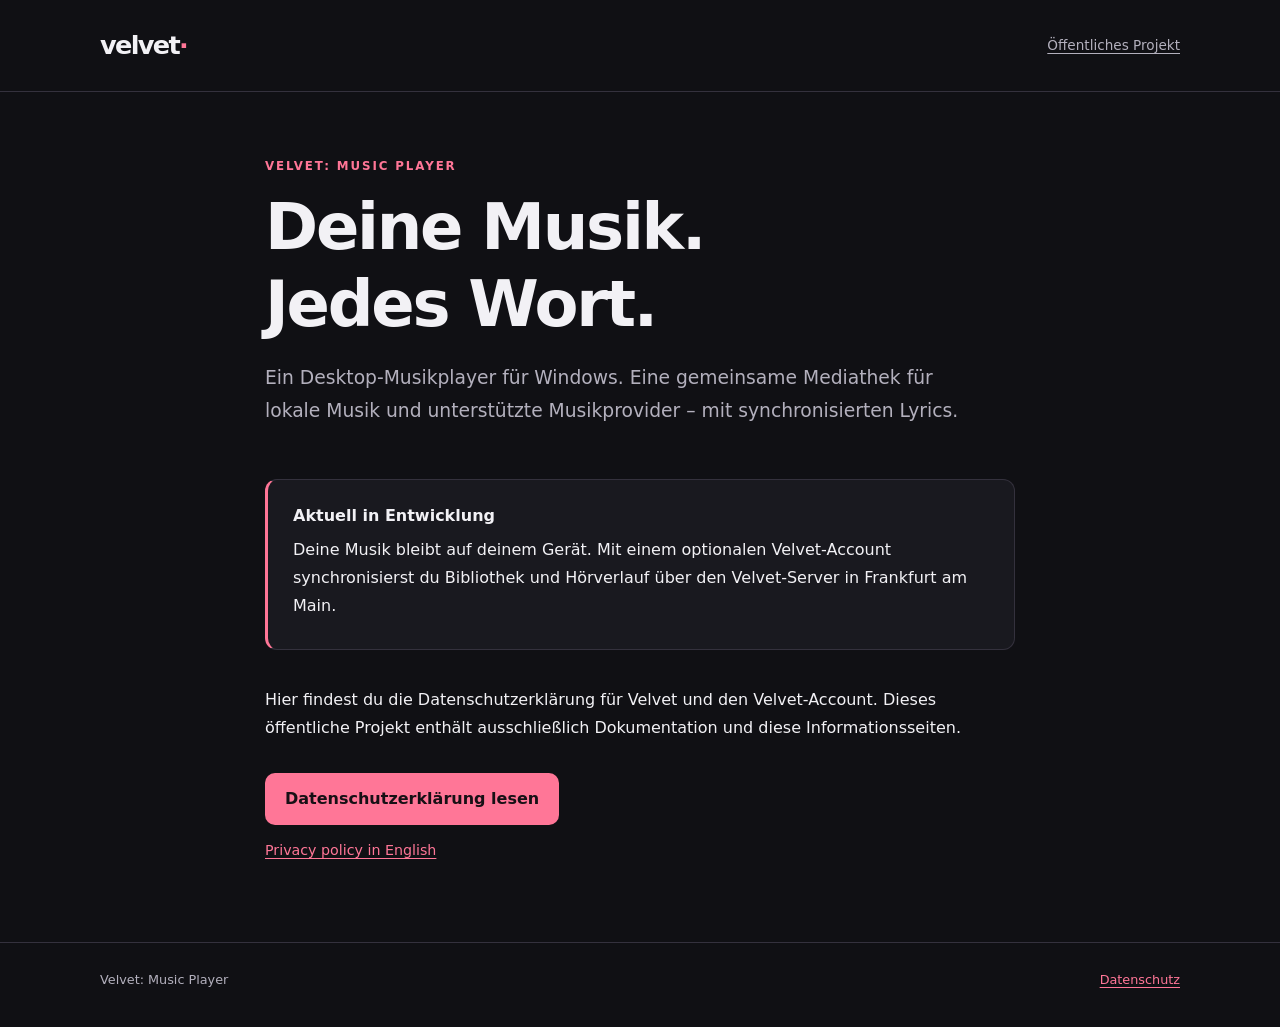
<file: docs/index.html>
<!doctype html>
<html lang="de">
<head>
<meta charset="utf-8">
<meta name="viewport" content="width=device-width, initial-scale=1">
<meta name="description" content="Velvet: Music Player – Desktop-Musikplayer mit gemeinsamer Mediathek und synchronisierten Lyrics. Öffentliche Projektinformationen und Datenschutz.">
<meta name="referrer" content="no-referrer">
<meta http-equiv="Content-Security-Policy" content="default-src 'none'; style-src 'self'; base-uri 'none'; form-action 'none'">
<title>Velvet: Music Player</title>
<link rel="canonical" href="https://mikabrawlstars.github.io/velvet-music-player/">
<link rel="stylesheet" href="assets/site.css">
</head>
<body>
<a class="skip" href="#inhalt">Zum Inhalt</a>
<header class="site-header"><div class="wrap"><a class="brand" href="./" aria-label="Velvet Startseite">velvet<span>·</span></a><a class="header-link" href="https://github.com/mikabrawlstars/velvet-music-player">Öffentliches Projekt</a></div></header>
<main id="inhalt" class="wrap home">
<div class="hero"><div class="eyebrow">Velvet: Music Player</div><h1>Deine Musik.<br>Jedes Wort.</h1><p class="lead">Ein Desktop-Musikplayer für Windows. Eine gemeinsame Mediathek für lokale Musik und unterstützte Musikprovider – mit synchronisierten Lyrics.</p></div>
<div class="notice"><strong>Aktuell in Entwicklung</strong><p>Deine Musik bleibt auf deinem Gerät. Mit einem optionalen Velvet-Account synchronisierst du Bibliothek und Hörverlauf über den Velvet-Server in Frankfurt am Main.</p></div>
<p>Hier findest du die Datenschutzerklärung für Velvet und den Velvet-Account. Dieses öffentliche Projekt enthält ausschließlich Dokumentation und diese Informationsseiten.</p>
<a class="button" href="privacy/">Datenschutzerklärung lesen</a>
<p class="fine"><a href="privacy/en/" hreflang="en" lang="en">Privacy policy in English</a></p>
</main>
<footer class="site-footer"><div class="wrap"><span>Velvet: Music Player</span><a href="privacy/">Datenschutz</a></div></footer>
</body>
</html>
</file>
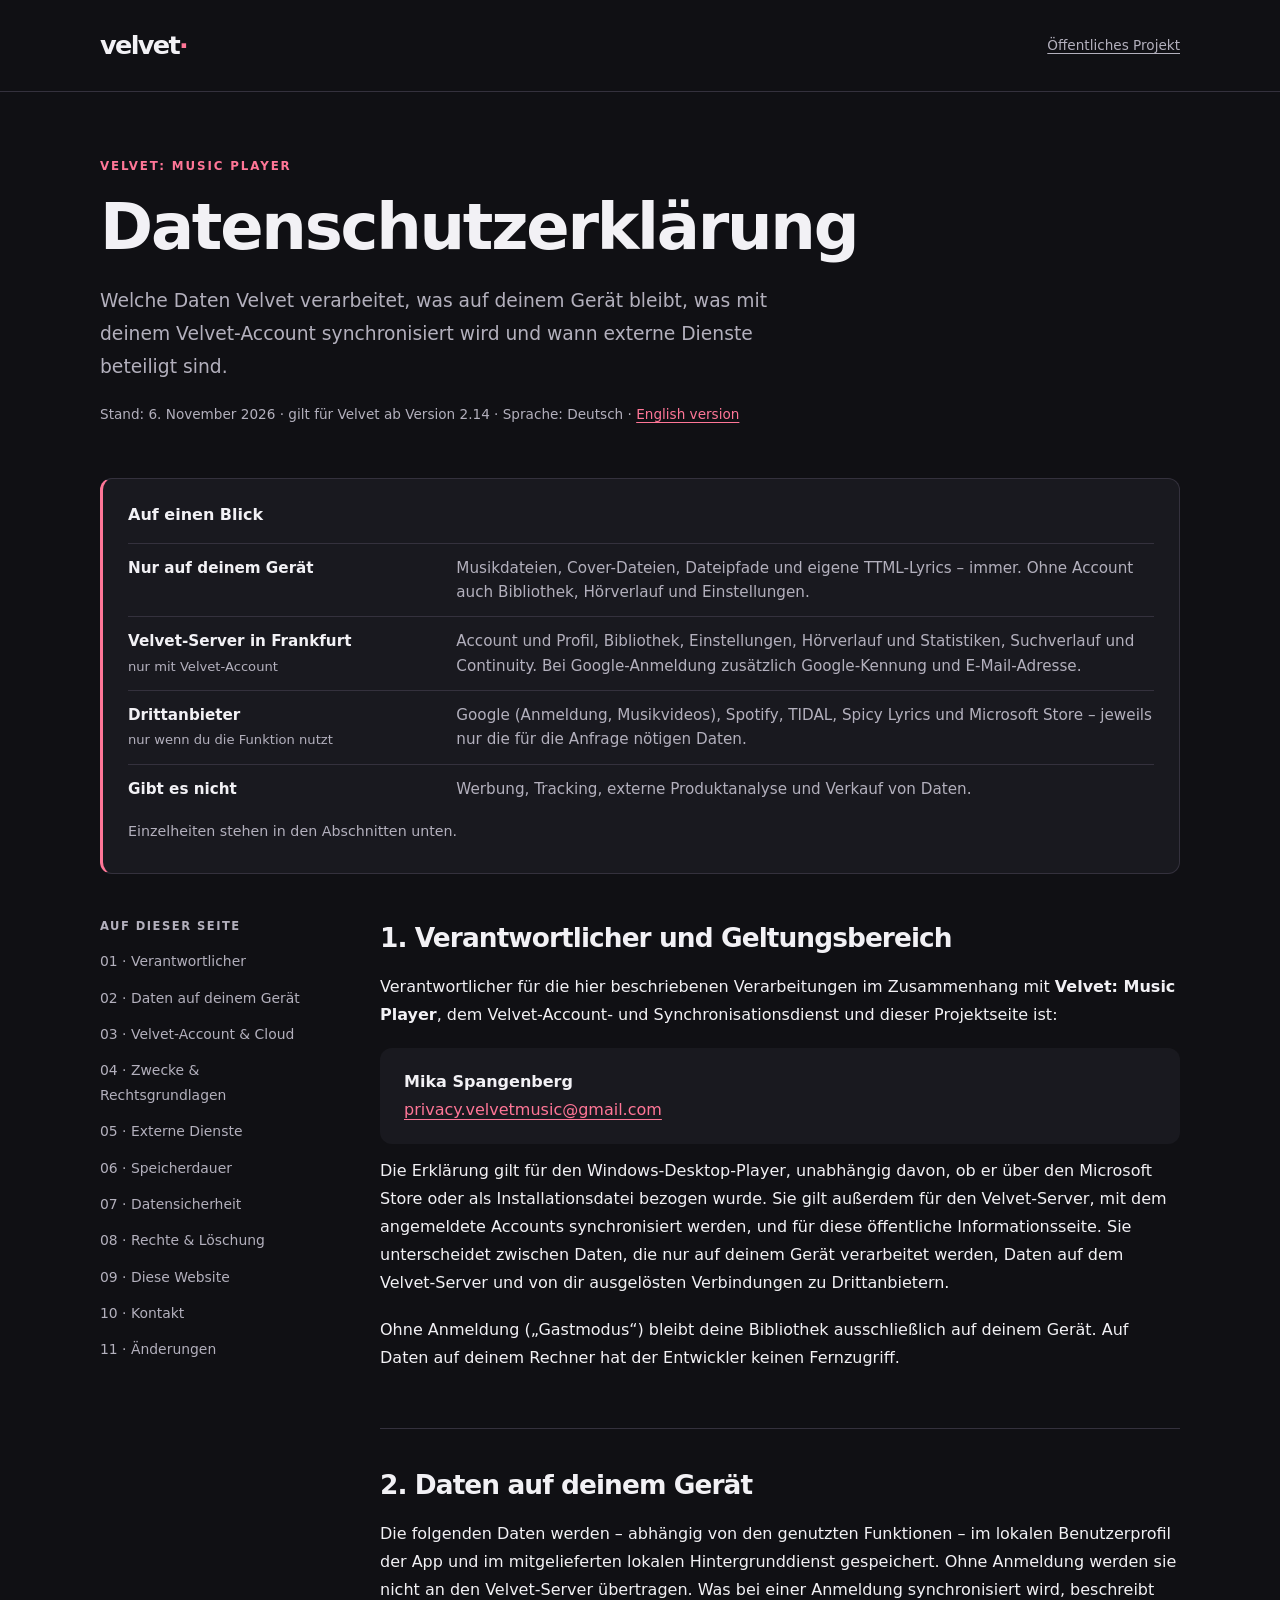
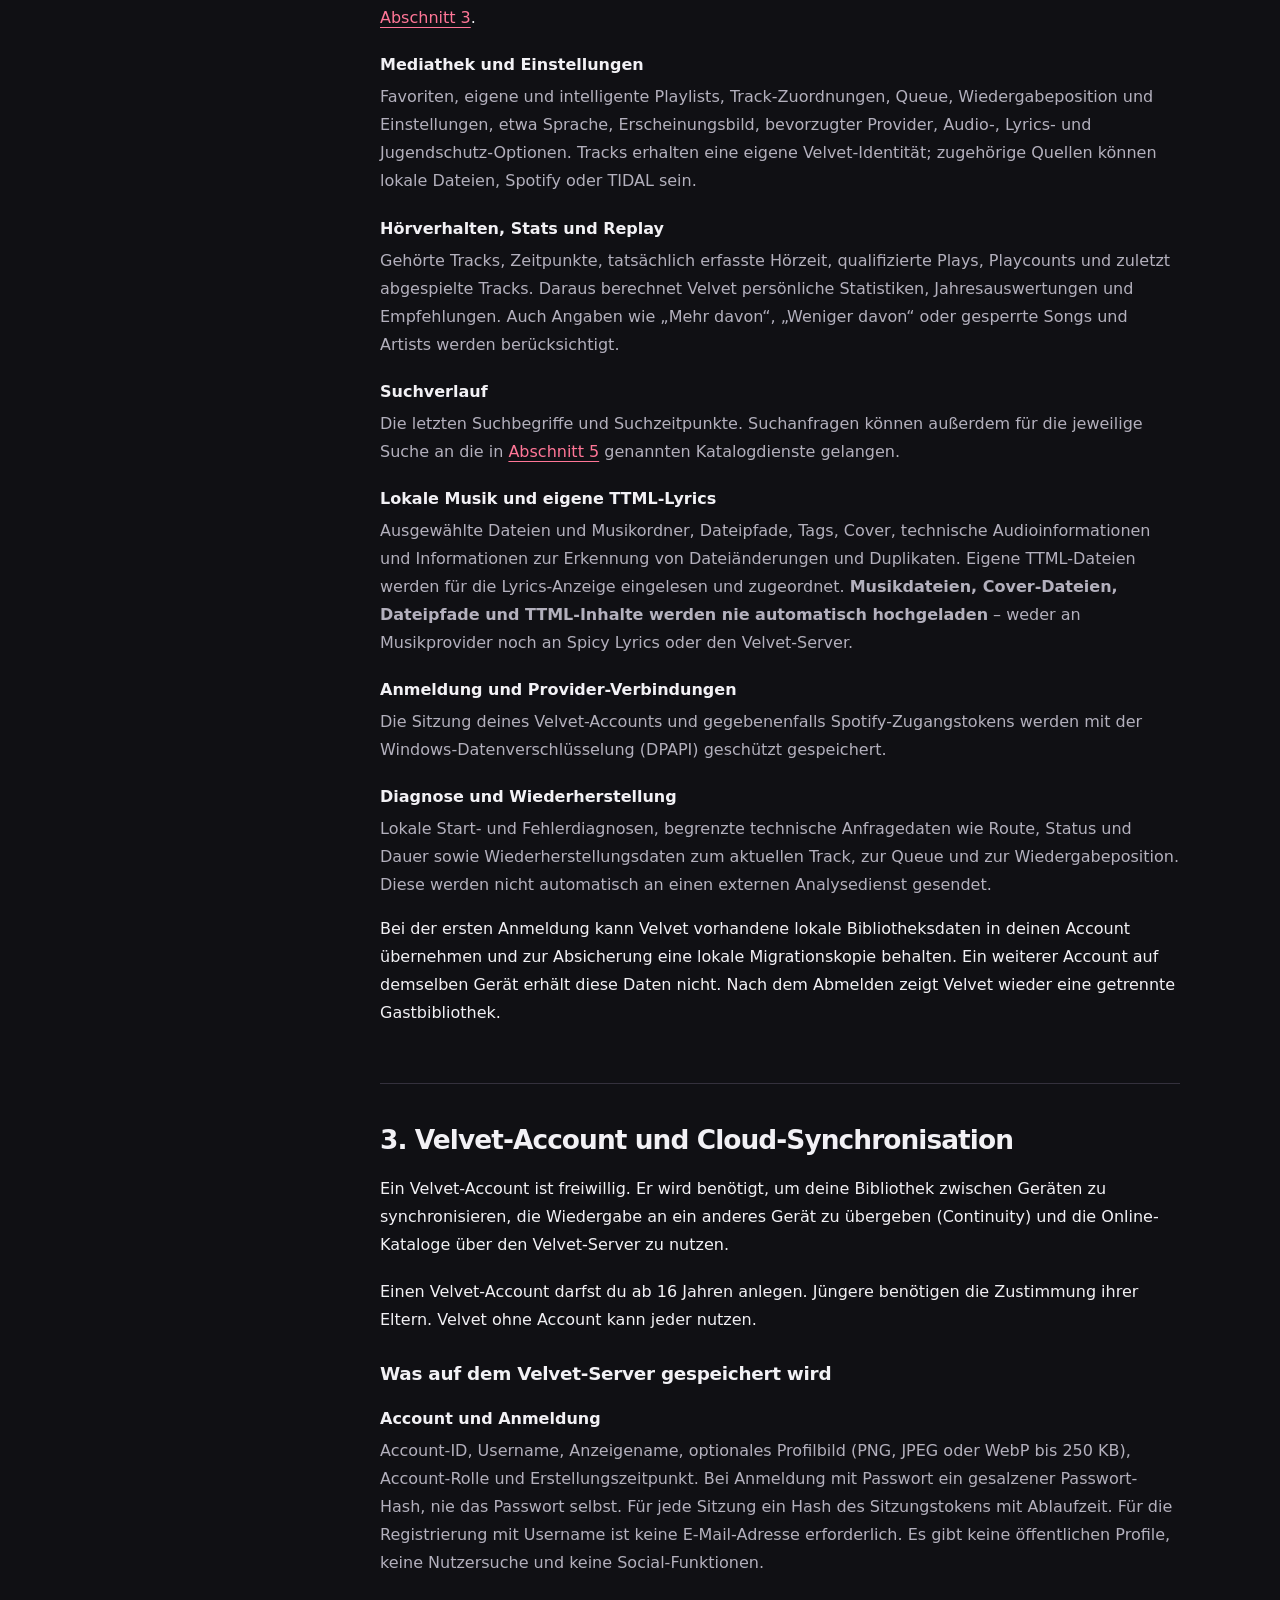
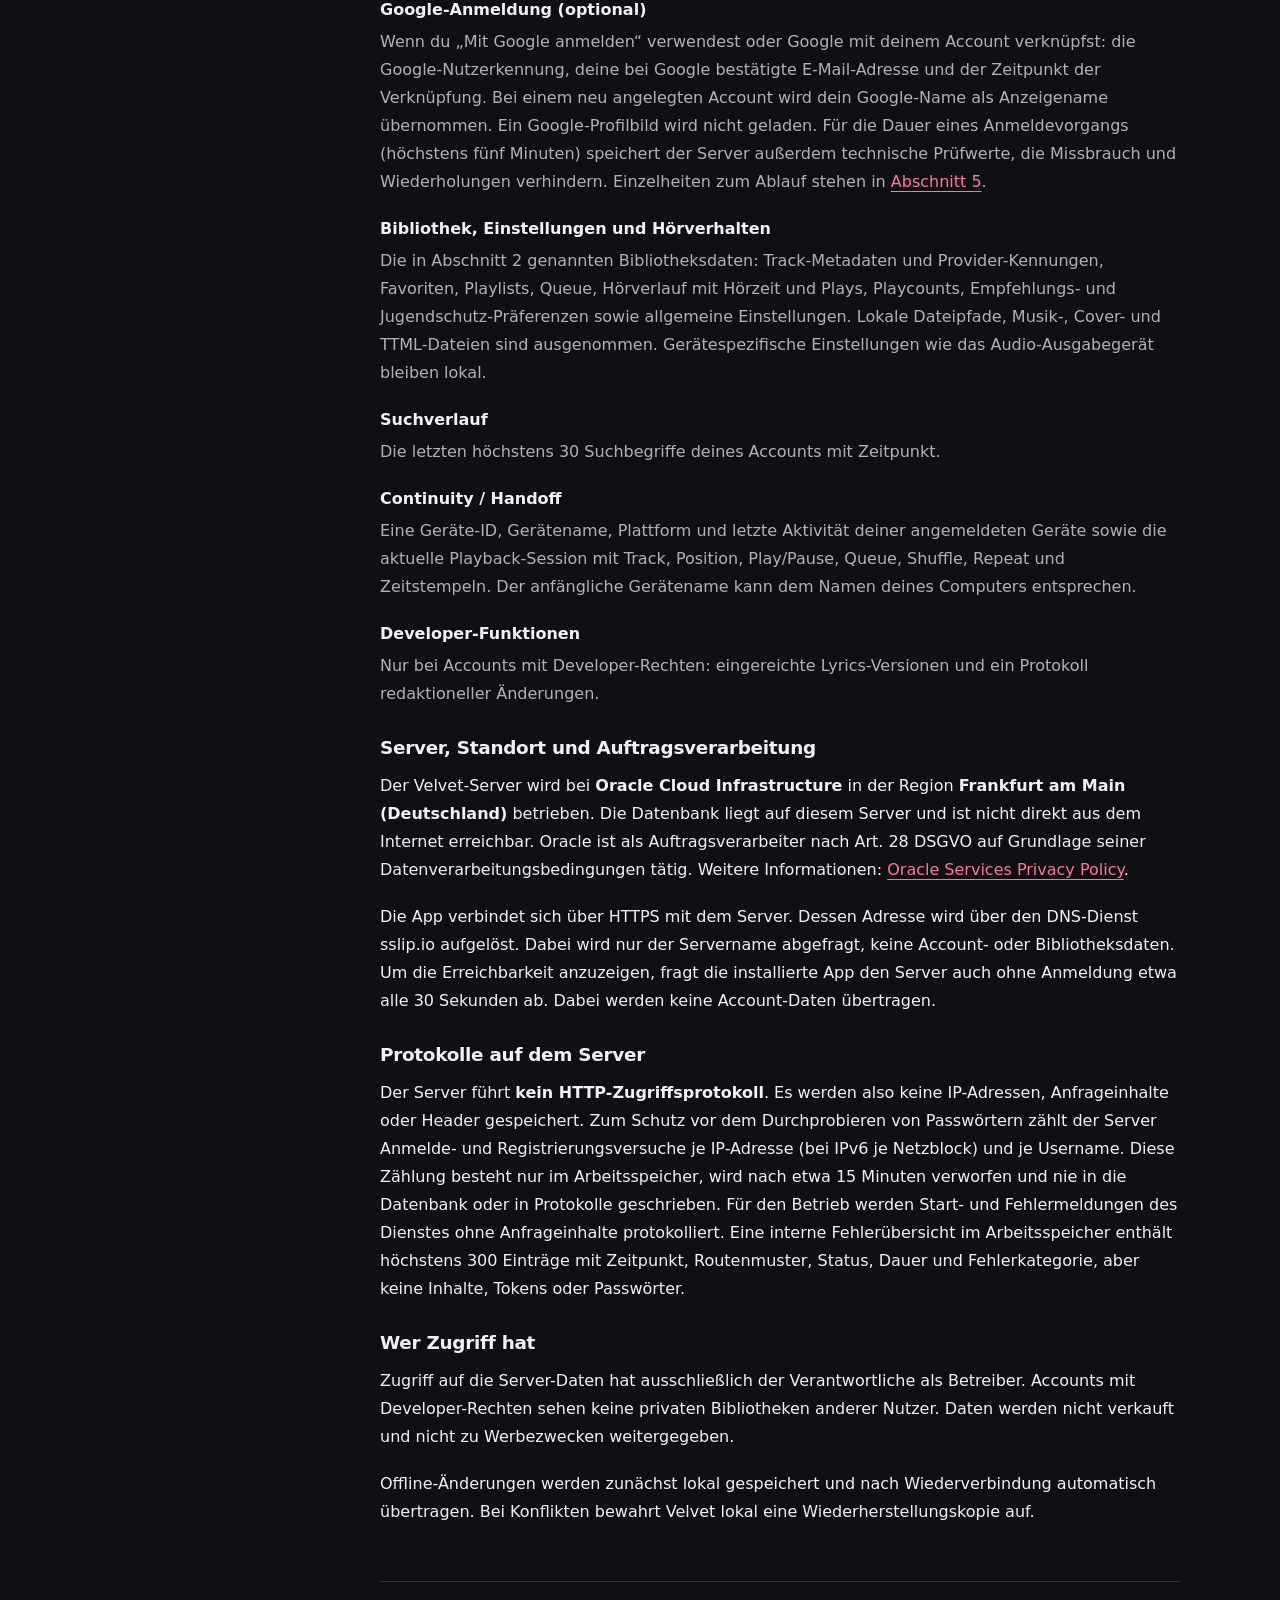
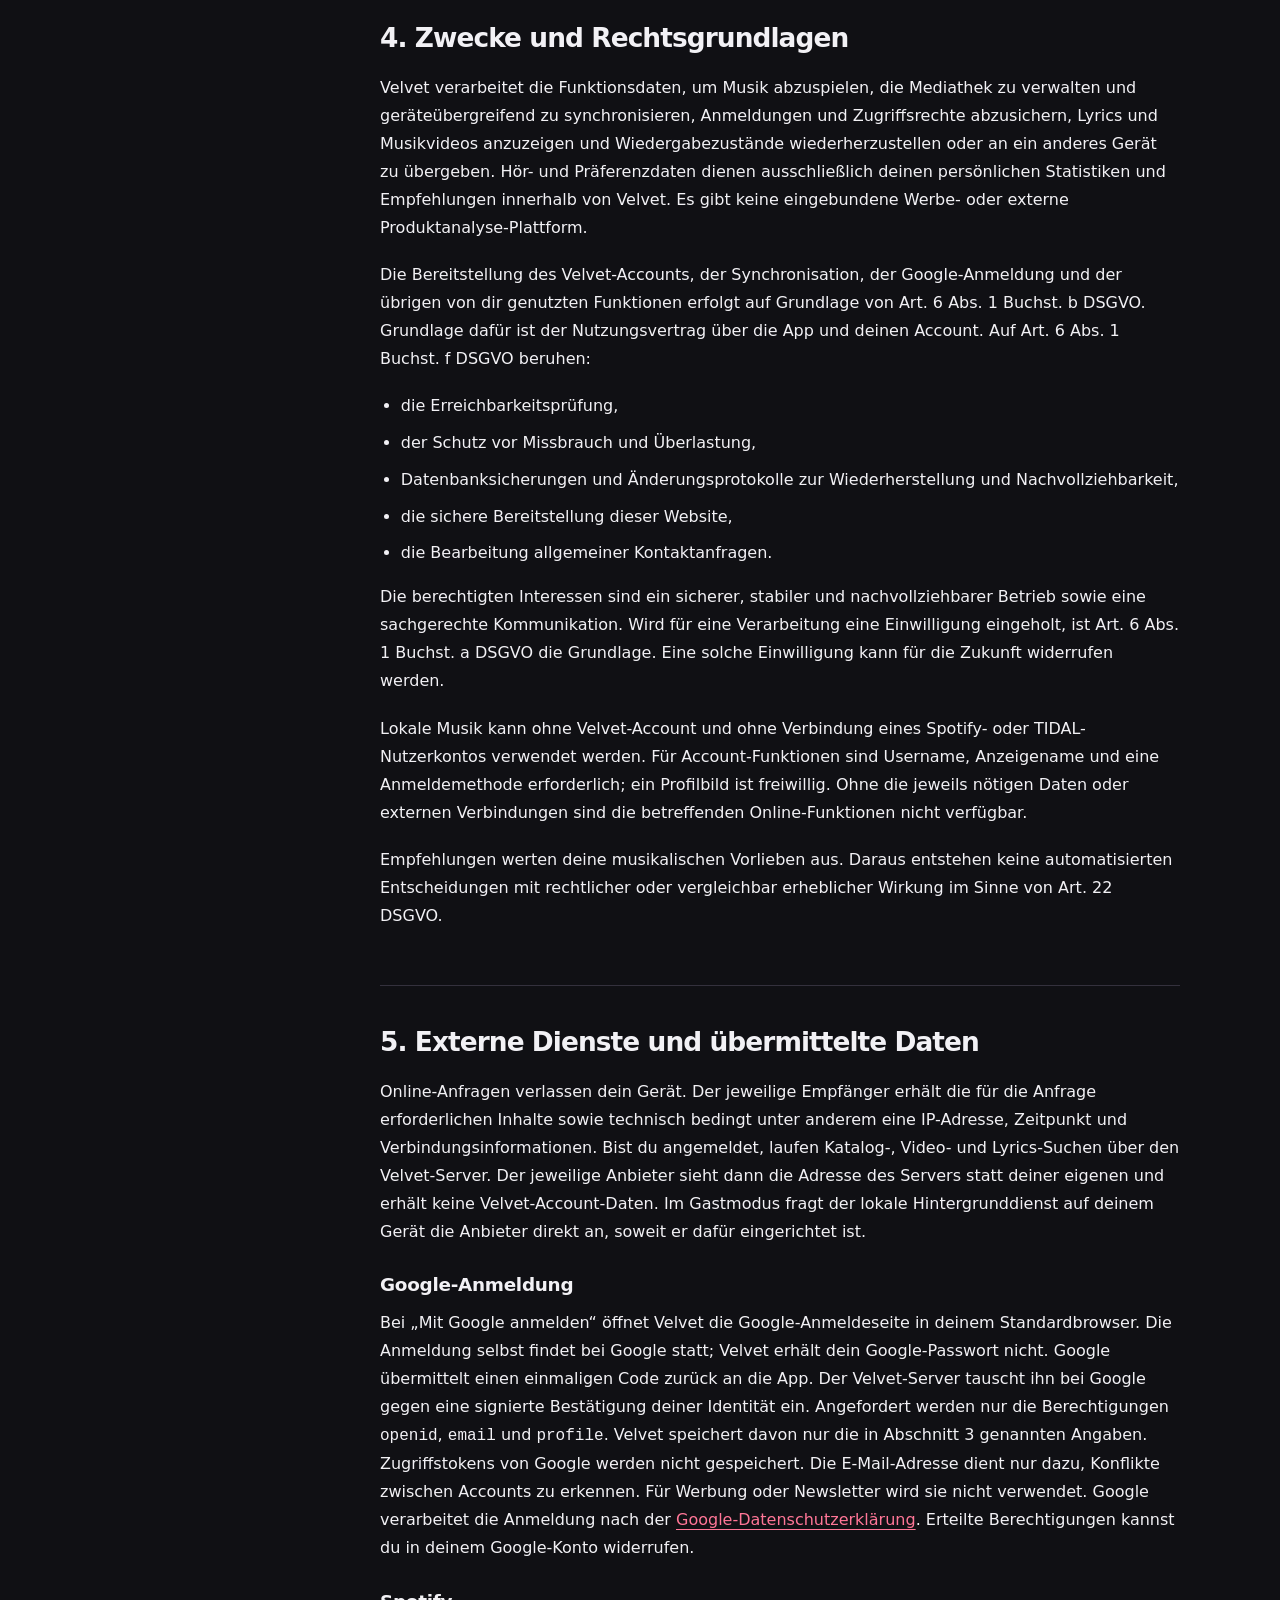
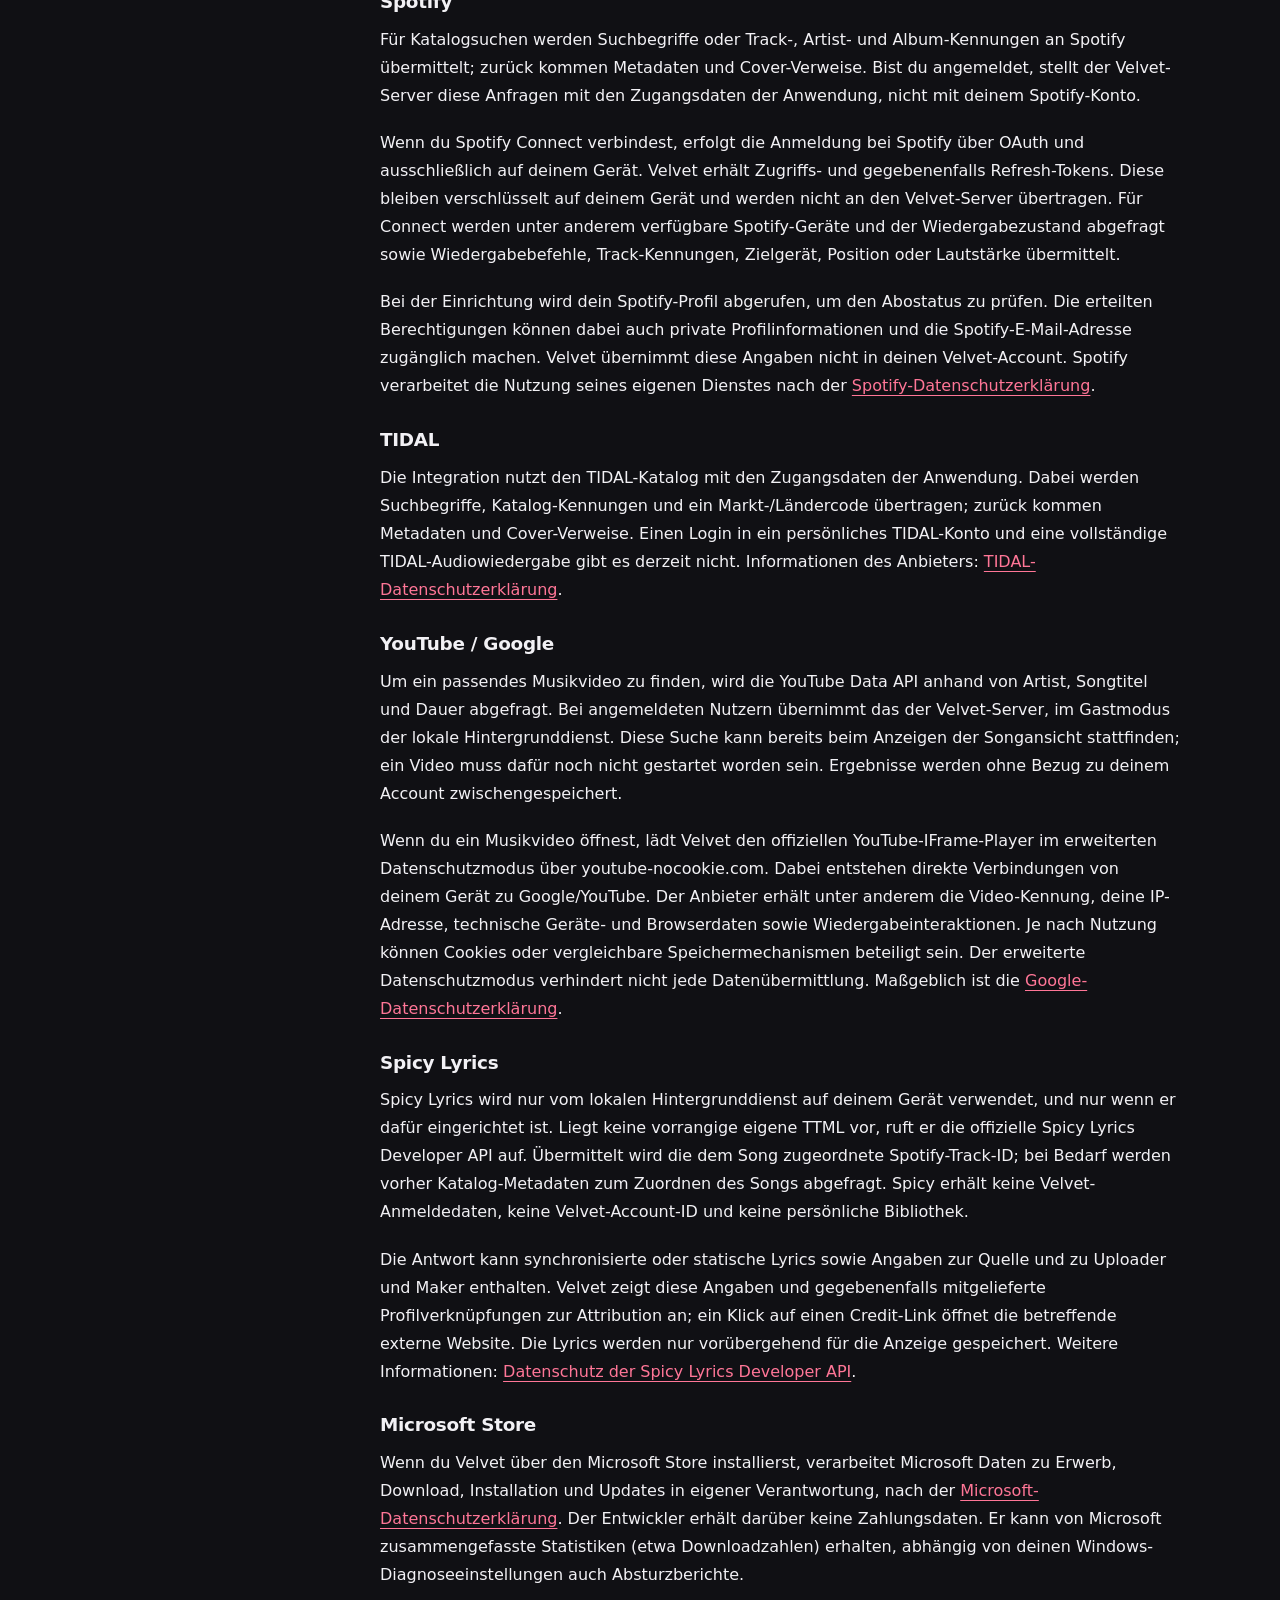
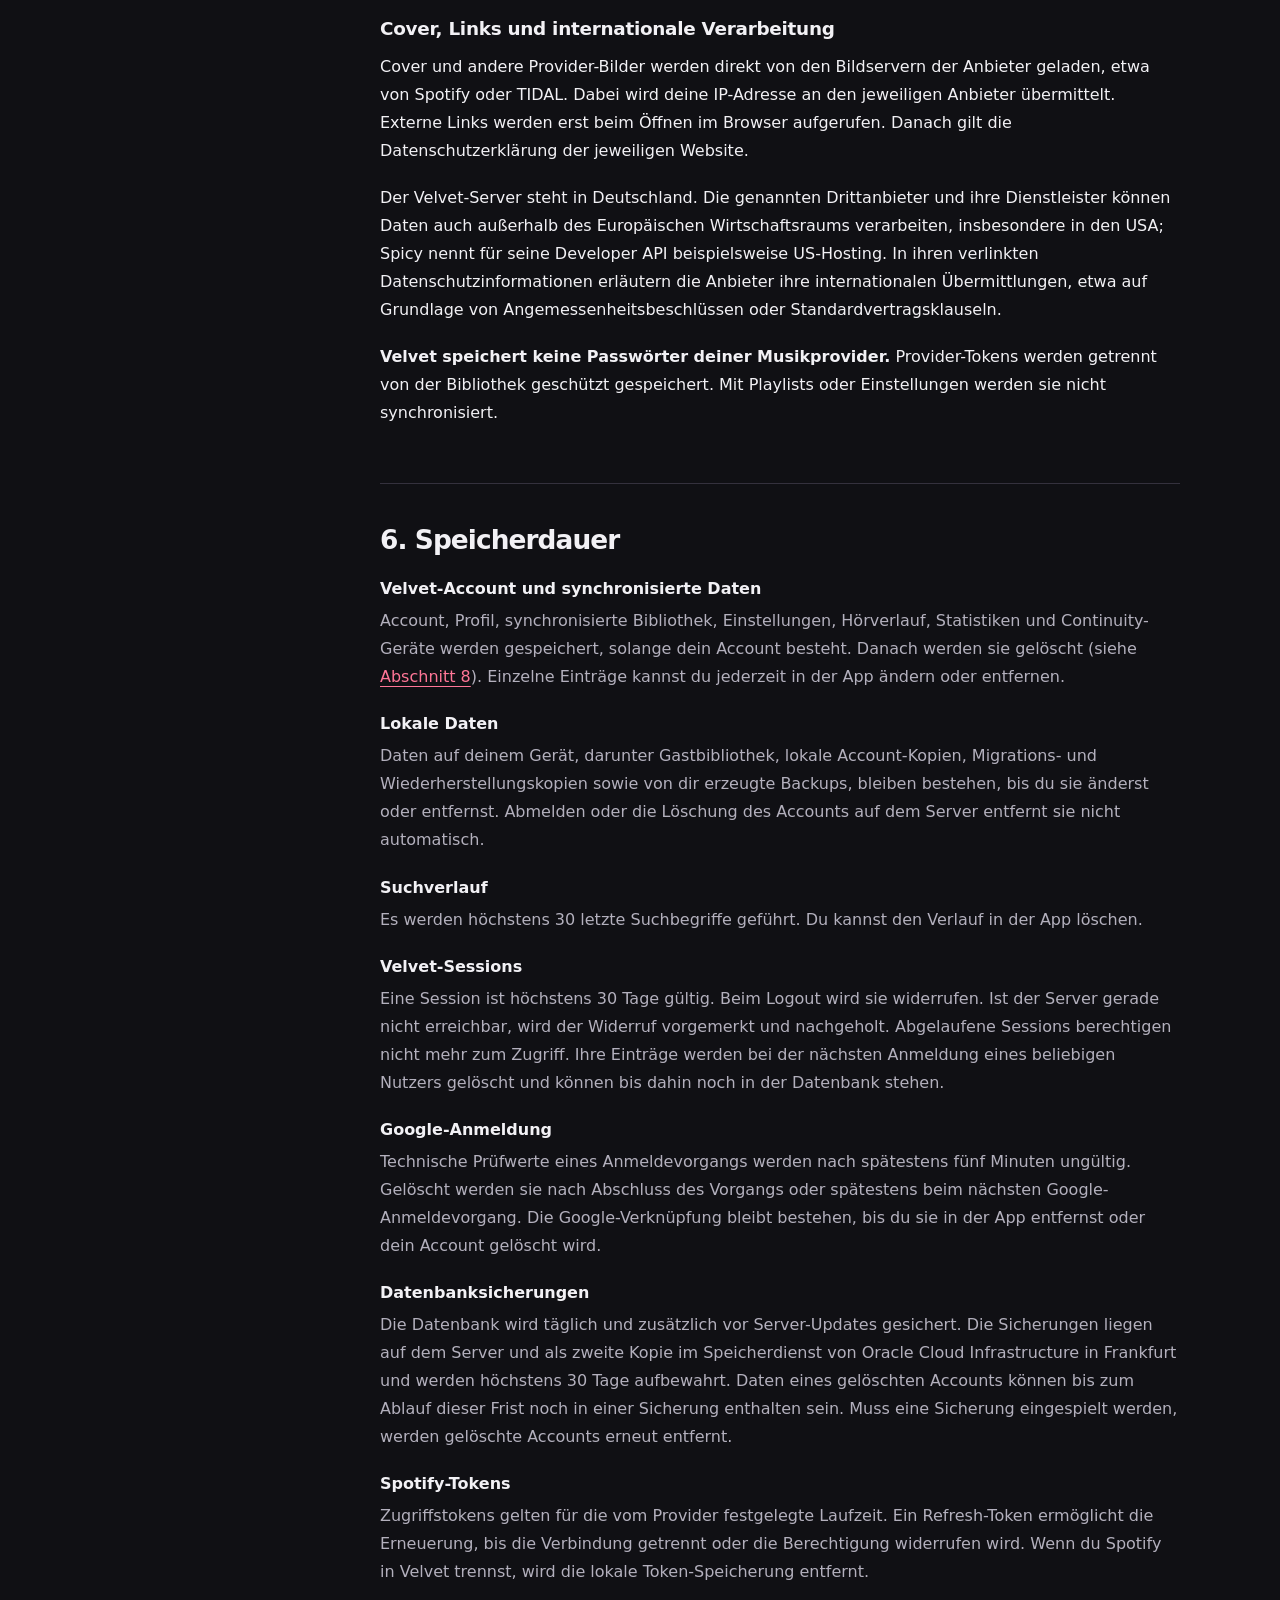
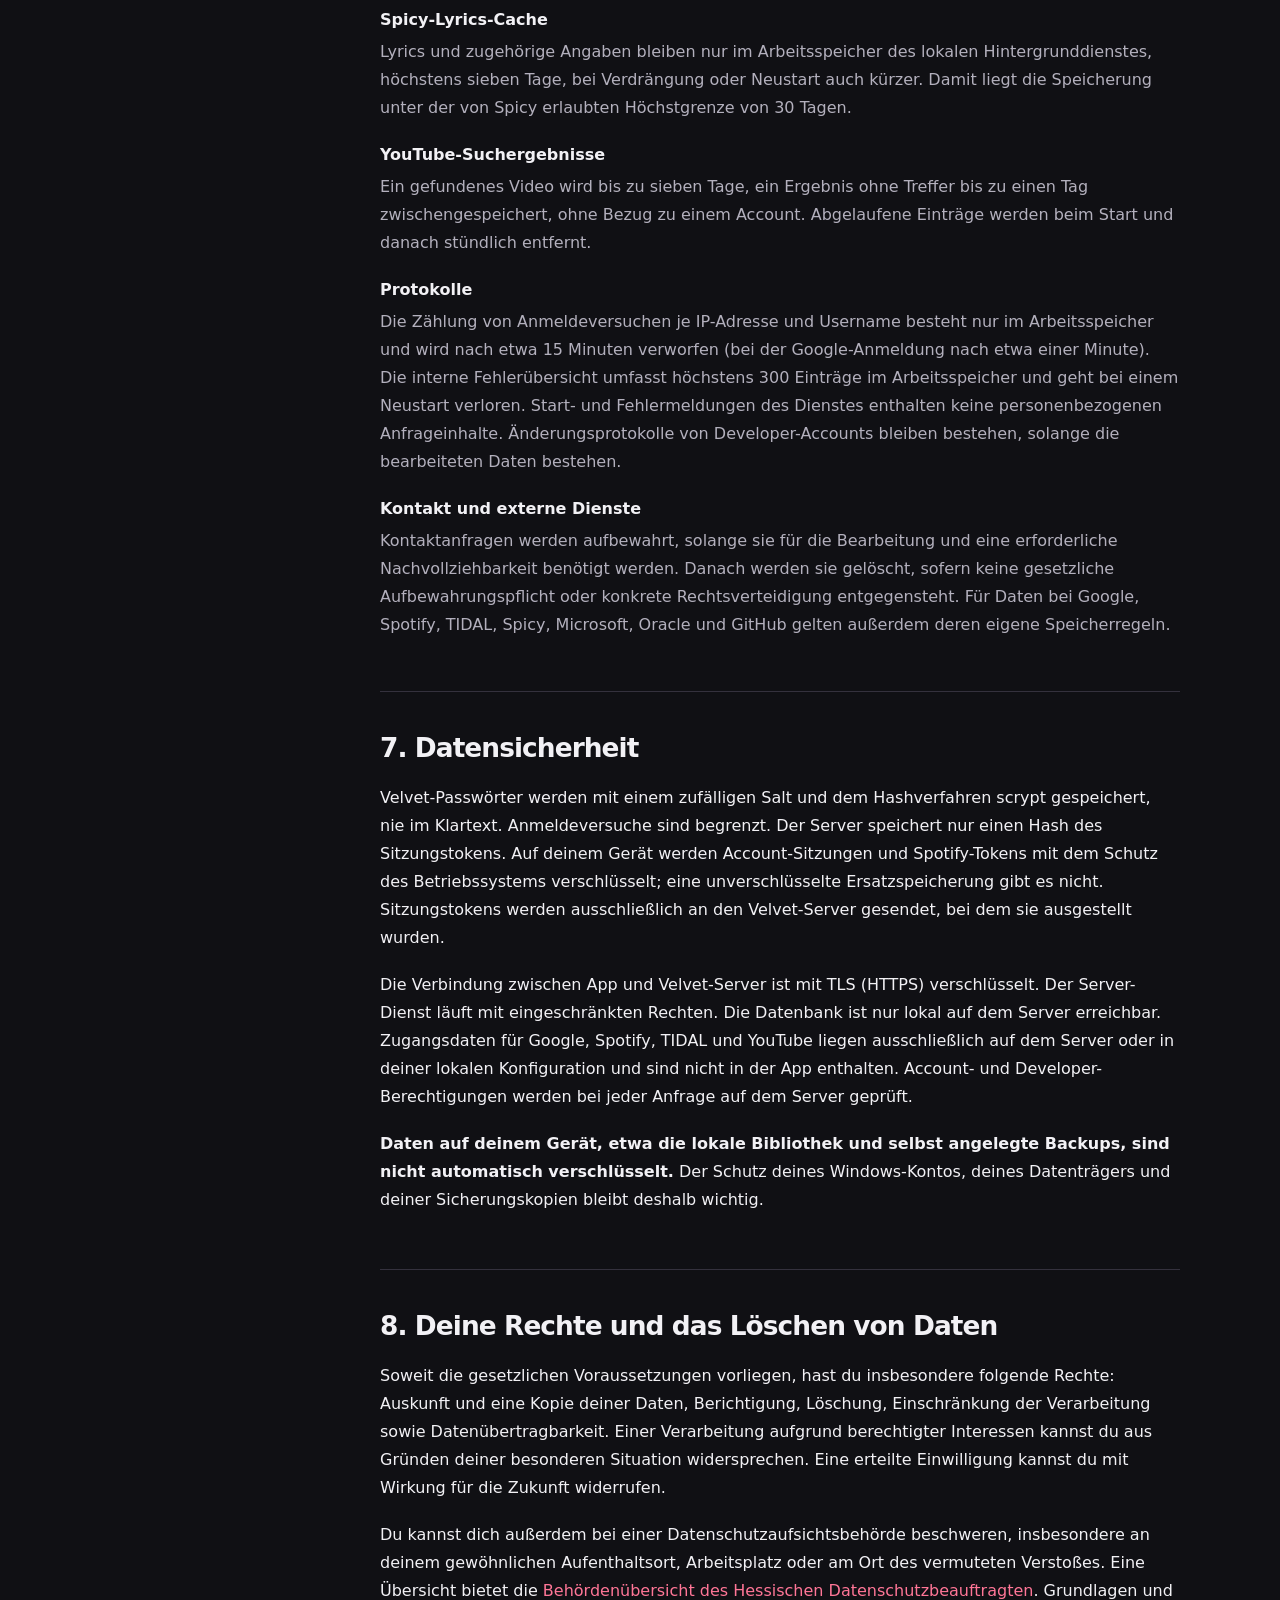
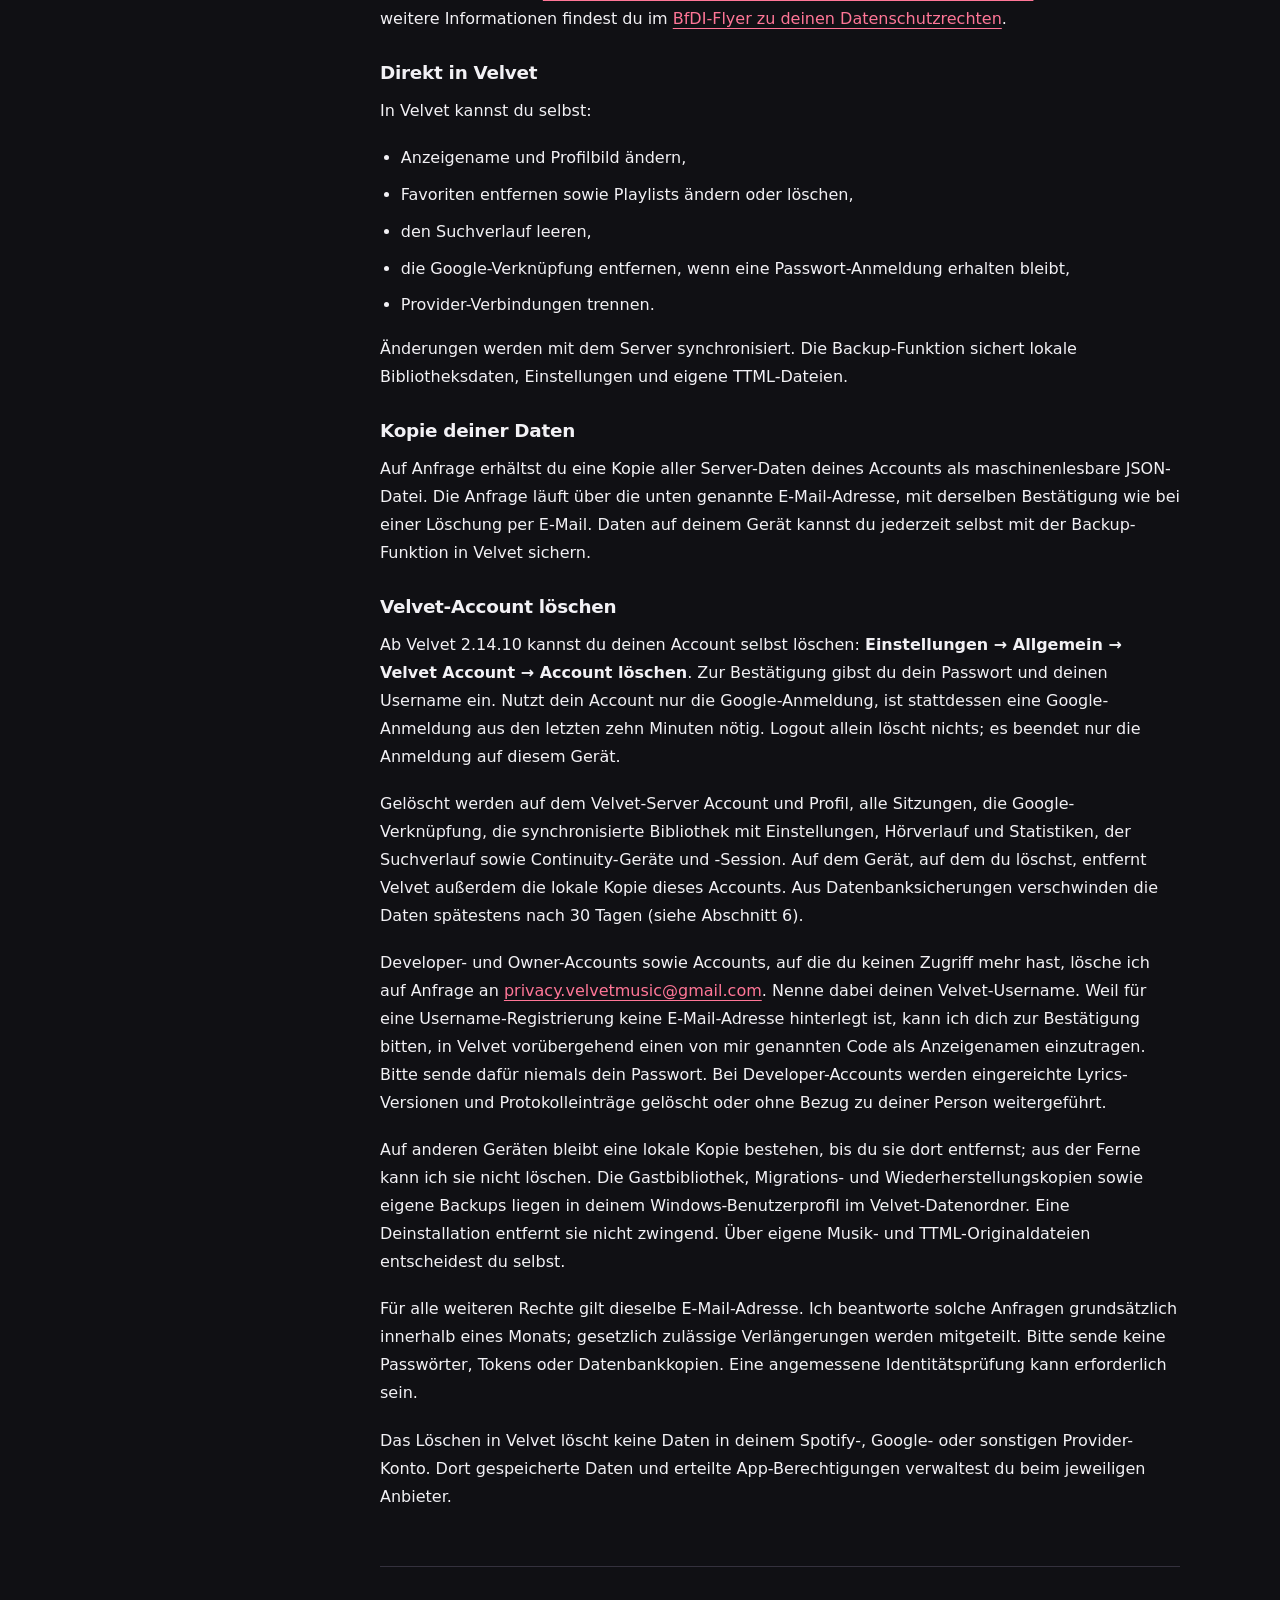
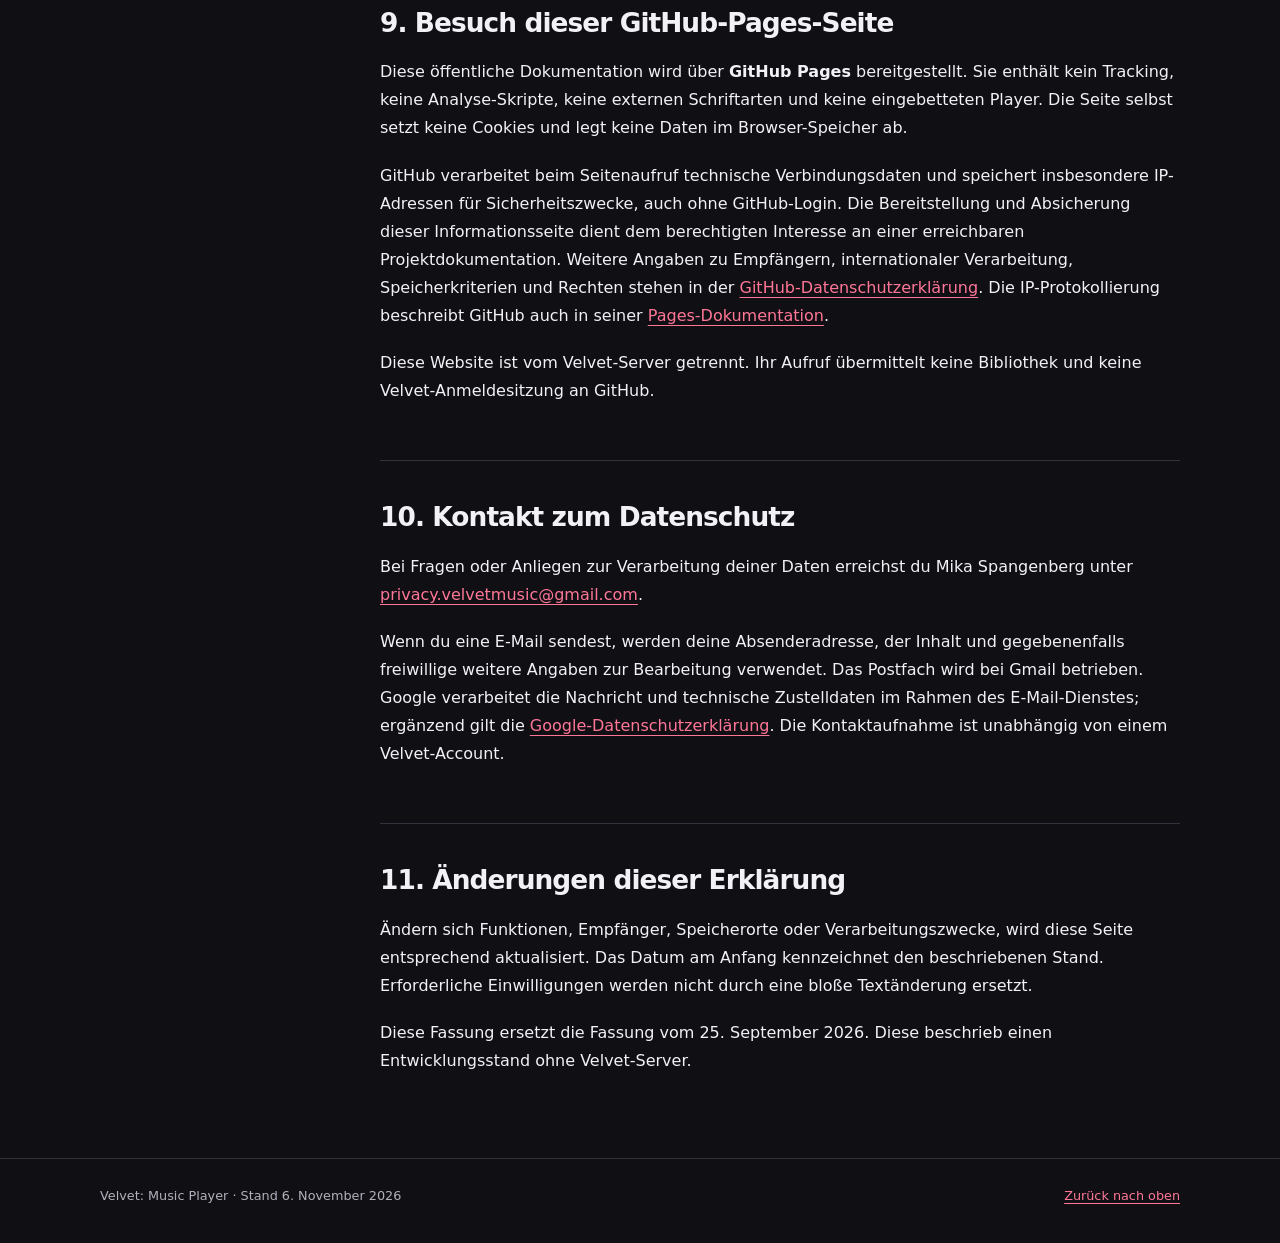
<file: docs/privacy/index.html>
<!doctype html>
<html lang="de"><head>
<meta charset="utf-8">
<meta name="viewport" content="width=device-width, initial-scale=1">
<meta name="description" content="Datenschutzerklärung für Velvet: Music Player. Informationen zu lokalen Daten, Velvet-Account und Cloud-Synchronisation, Google-Anmeldung, Musikprovidern, Lyrics, Speicherdauer und deinen Rechten.">
<meta name="referrer" content="no-referrer">
<meta http-equiv="Content-Security-Policy" content="default-src 'none'; style-src 'self'; base-uri 'none'; form-action 'none'">
<title>Datenschutzerklärung · Velvet: Music Player</title>
<link rel="canonical" href="https://mikabrawlstars.github.io/velvet-music-player/privacy/">
<link rel="alternate" hreflang="de" href="https://mikabrawlstars.github.io/velvet-music-player/privacy/">
<link rel="alternate" hreflang="en" href="https://mikabrawlstars.github.io/velvet-music-player/privacy/en/">
<link rel="stylesheet" href="../assets/site.css">
</head>
<body>
<a class="skip" href="#inhalt">Zum Inhalt</a>
<header class="site-header"><div class="wrap"><a class="brand" href="../" aria-label="Velvet Startseite">velvet<span>·</span></a><a class="header-link" href="https://github.com/mikabrawlstars/velvet-music-player">Öffentliches Projekt</a></div></header>
<main class="wrap" id="inhalt">
<div class="hero"><div class="eyebrow">Velvet: Music Player</div><h1>Datenschutz&shy;erklärung</h1><p class="lead">Welche Daten Velvet verarbeitet, was auf deinem Gerät bleibt, was mit deinem Velvet-Account synchronisiert wird und wann externe Dienste beteiligt sind.</p><p class="meta">Stand: <time datetime="2026-11-06">6. November 2026</time> · gilt für Velvet ab Version 2.14 · Sprache: Deutsch · <a href="en/" hreflang="en" lang="en">English version</a></p></div>
<div class="notice"><strong>Auf einen Blick</strong>
<table class="overview" aria-label="Übersicht: wo welche Daten verarbeitet werden">
<tr><th scope="row">Nur auf deinem Gerät</th><td>Musikdateien, Cover-Dateien, Dateipfade und eigene TTML-Lyrics – immer. Ohne Account auch Bibliothek, Hörverlauf und Einstellungen.</td></tr>
<tr><th scope="row">Velvet-Server in Frankfurt<br><span class="fine">nur mit Velvet-Account</span></th><td>Account und Profil, Bibliothek, Einstellungen, Hörverlauf und Statistiken, Suchverlauf und Continuity. Bei Google-Anmeldung zusätzlich Google-Kennung und E-Mail-Adresse.</td></tr>
<tr><th scope="row">Drittanbieter<br><span class="fine">nur wenn du die Funktion nutzt</span></th><td>Google (Anmeldung, Musikvideos), Spotify, TIDAL, Spicy Lyrics und Microsoft Store – jeweils nur die für die Anfrage nötigen Daten.</td></tr>
<tr><th scope="row">Gibt es nicht</th><td>Werbung, Tracking, externe Produktanalyse und Verkauf von Daten.</td></tr>
</table>
<p class="fine">Einzelheiten stehen in den Abschnitten unten.</p></div>
<div class="layout">
<nav class="toc" aria-label="Inhaltsverzeichnis"><h2>Auf dieser Seite</h2><ol>
<li><a href="#verantwortlich">01 · Verantwortlicher</a></li>
<li><a href="#lokal">02 · Daten auf deinem Gerät</a></li>
<li><a href="#cloud">03 · Velvet-Account &amp; Cloud</a></li>
<li><a href="#zwecke">04 · Zwecke &amp; Rechtsgrundlagen</a></li>
<li><a href="#dienste">05 · Externe Dienste</a></li>
<li><a href="#speicherdauer">06 · Speicherdauer</a></li>
<li><a href="#sicherheit">07 · Datensicherheit</a></li>
<li><a href="#rechte">08 · Rechte &amp; Löschung</a></li>
<li><a href="#website">09 · Diese Website</a></li>
<li><a href="#kontakt">10 · Kontakt</a></li>
<li><a href="#aenderungen">11 · Änderungen</a></li>
</ol></nav>
<article aria-label="Datenschutzerklärung für Velvet">
<section id="verantwortlich"><h2>1. Verantwortlicher und Geltungsbereich</h2>
<p>Verantwortlicher für die hier beschriebenen Verarbeitungen im Zusammenhang mit <strong>Velvet: Music Player</strong>, dem Velvet-Account- und Synchronisationsdienst und dieser Projektseite ist:</p>
<address class="contact"><strong>Mika Spangenberg</strong><br><a href="mailto:privacy.velvetmusic@gmail.com">privacy.velvetmusic@gmail.com</a></address>
<p>Die Erklärung gilt für den Windows-Desktop-Player, unabhängig davon, ob er über den Microsoft Store oder als Installationsdatei bezogen wurde. Sie gilt außerdem für den Velvet-Server, mit dem angemeldete Accounts synchronisiert werden, und für diese öffentliche Informationsseite. Sie unterscheidet zwischen Daten, die nur auf deinem Gerät verarbeitet werden, Daten auf dem Velvet-Server und von dir ausgelösten Verbindungen zu Drittanbietern.</p>
<p>Ohne Anmeldung („Gastmodus“) bleibt deine Bibliothek ausschließlich auf deinem Gerät. Auf Daten auf deinem Rechner hat der Entwickler keinen Fernzugriff.</p>
</section>

<section id="lokal"><h2>2. Daten auf deinem Gerät</h2>
<p>Die folgenden Daten werden – abhängig von den genutzten Funktionen – im lokalen Benutzerprofil der App und im mitgelieferten lokalen Hintergrunddienst gespeichert. Ohne Anmeldung werden sie nicht an den Velvet-Server übertragen. Was bei einer Anmeldung synchronisiert wird, beschreibt <a href="#cloud">Abschnitt 3</a>.</p>
<dl>
<dt>Mediathek und Einstellungen</dt><dd>Favoriten, eigene und intelligente Playlists, Track-Zuordnungen, Queue, Wiedergabeposition und Einstellungen, etwa Sprache, Erscheinungsbild, bevorzugter Provider, Audio-, Lyrics- und Jugendschutz-Optionen. Tracks erhalten eine eigene Velvet-Identität; zugehörige Quellen können lokale Dateien, Spotify oder TIDAL sein.</dd>
<dt>Hörverhalten, Stats und Replay</dt><dd>Gehörte Tracks, Zeitpunkte, tatsächlich erfasste Hörzeit, qualifizierte Plays, Playcounts und zuletzt abgespielte Tracks. Daraus berechnet Velvet persönliche Statistiken, Jahresauswertungen und Empfehlungen. Auch Angaben wie „Mehr davon“, „Weniger davon“ oder gesperrte Songs und Artists werden berücksichtigt.</dd>
<dt>Suchverlauf</dt><dd>Die letzten Suchbegriffe und Suchzeitpunkte. Suchanfragen können außerdem für die jeweilige Suche an die in <a href="#dienste">Abschnitt 5</a> genannten Katalogdienste gelangen.</dd>
<dt>Lokale Musik und eigene TTML-Lyrics</dt><dd>Ausgewählte Dateien und Musikordner, Dateipfade, Tags, Cover, technische Audioinformationen und Informationen zur Erkennung von Dateiänderungen und Duplikaten. Eigene TTML-Dateien werden für die Lyrics-Anzeige eingelesen und zugeordnet. <strong>Musikdateien, Cover-Dateien, Dateipfade und TTML-Inhalte werden nie automatisch hochgeladen</strong> – weder an Musikprovider noch an Spicy Lyrics oder den Velvet-Server.</dd>
<dt>Anmeldung und Provider-Verbindungen</dt><dd>Die Sitzung deines Velvet-Accounts und gegebenenfalls Spotify-Zugangstokens werden mit der Windows-Datenverschlüsselung (DPAPI) geschützt gespeichert.</dd>
<dt>Diagnose und Wiederherstellung</dt><dd>Lokale Start- und Fehlerdiagnosen, begrenzte technische Anfragedaten wie Route, Status und Dauer sowie Wiederherstellungsdaten zum aktuellen Track, zur Queue und zur Wiedergabeposition. Diese werden nicht automatisch an einen externen Analysedienst gesendet.</dd>
</dl>
<p>Bei der ersten Anmeldung kann Velvet vorhandene lokale Bibliotheksdaten in deinen Account übernehmen und zur Absicherung eine lokale Migrationskopie behalten. Ein weiterer Account auf demselben Gerät erhält diese Daten nicht. Nach dem Abmelden zeigt Velvet wieder eine getrennte Gastbibliothek.</p>
</section>

<section id="cloud"><h2>3. Velvet-Account und Cloud-Synchronisation</h2>
<p>Ein Velvet-Account ist freiwillig. Er wird benötigt, um deine Bibliothek zwischen Geräten zu synchronisieren, die Wiedergabe an ein anderes Gerät zu übergeben (Continuity) und die Online-Kataloge über den Velvet-Server zu nutzen.</p>
<p>Einen Velvet-Account darfst du ab 16 Jahren anlegen. Jüngere benötigen die Zustimmung ihrer Eltern. Velvet ohne Account kann jeder nutzen.</p>
<h3>Was auf dem Velvet-Server gespeichert wird</h3>
<dl>
<dt>Account und Anmeldung</dt><dd>Account-ID, Username, Anzeigename, optionales Profilbild (PNG, JPEG oder WebP bis 250 KB), Account-Rolle und Erstellungszeitpunkt. Bei Anmeldung mit Passwort ein gesalzener Passwort-Hash, nie das Passwort selbst. Für jede Sitzung ein Hash des Sitzungstokens mit Ablaufzeit. Für die Registrierung mit Username ist keine E-Mail-Adresse erforderlich. Es gibt keine öffentlichen Profile, keine Nutzersuche und keine Social-Funktionen.</dd>
<dt>Google-Anmeldung (optional)</dt><dd>Wenn du „Mit Google anmelden“ verwendest oder Google mit deinem Account verknüpfst: die Google-Nutzerkennung, deine bei Google bestätigte E-Mail-Adresse und der Zeitpunkt der Verknüpfung. Bei einem neu angelegten Account wird dein Google-Name als Anzeigename übernommen. Ein Google-Profilbild wird nicht geladen. Für die Dauer eines Anmeldevorgangs (höchstens fünf Minuten) speichert der Server außerdem technische Prüfwerte, die Missbrauch und Wiederholungen verhindern. Einzelheiten zum Ablauf stehen in <a href="#dienste">Abschnitt 5</a>.</dd>
<dt>Bibliothek, Einstellungen und Hörverhalten</dt><dd>Die in Abschnitt 2 genannten Bibliotheksdaten: Track-Metadaten und Provider-Kennungen, Favoriten, Playlists, Queue, Hörverlauf mit Hörzeit und Plays, Playcounts, Empfehlungs- und Jugendschutz-Präferenzen sowie allgemeine Einstellungen. Lokale Dateipfade, Musik-, Cover- und TTML-Dateien sind ausgenommen. Gerätespezifische Einstellungen wie das Audio-Ausgabegerät bleiben lokal.</dd>
<dt>Suchverlauf</dt><dd>Die letzten höchstens 30 Suchbegriffe deines Accounts mit Zeitpunkt.</dd>
<dt>Continuity / Handoff</dt><dd>Eine Geräte-ID, Gerätename, Plattform und letzte Aktivität deiner angemeldeten Geräte sowie die aktuelle Playback-Session mit Track, Position, Play/Pause, Queue, Shuffle, Repeat und Zeitstempeln. Der anfängliche Gerätename kann dem Namen deines Computers entsprechen.</dd>
<dt>Developer-Funktionen</dt><dd>Nur bei Accounts mit Developer-Rechten: eingereichte Lyrics-Versionen und ein Protokoll redaktioneller Änderungen.</dd>
</dl>
<h3>Server, Standort und Auftragsverarbeitung</h3>
<p>Der Velvet-Server wird bei <strong>Oracle Cloud Infrastructure</strong> in der Region <strong>Frankfurt am Main (Deutschland)</strong> betrieben. Die Datenbank liegt auf diesem Server und ist nicht direkt aus dem Internet erreichbar. Oracle ist als Auftragsverarbeiter nach Art. 28 DSGVO auf Grundlage seiner Datenverarbeitungsbedingungen tätig. Weitere Informationen: <a href="https://www.oracle.com/legal/privacy/services-privacy-policy.html">Oracle Services Privacy Policy</a>.</p>
<p>Die App verbindet sich über HTTPS mit dem Server. Dessen Adresse wird über den DNS-Dienst sslip.io aufgelöst. Dabei wird nur der Servername abgefragt, keine Account- oder Bibliotheksdaten. Um die Erreichbarkeit anzuzeigen, fragt die installierte App den Server auch ohne Anmeldung etwa alle 30 Sekunden ab. Dabei werden keine Account-Daten übertragen.</p>
<h3>Protokolle auf dem Server</h3>
<p>Der Server führt <strong>kein HTTP-Zugriffsprotokoll</strong>. Es werden also keine IP-Adressen, Anfrageinhalte oder Header gespeichert. Zum Schutz vor dem Durchprobieren von Passwörtern zählt der Server Anmelde- und Registrierungsversuche je IP-Adresse (bei IPv6 je Netzblock) und je Username. Diese Zählung besteht nur im Arbeitsspeicher, wird nach etwa 15 Minuten verworfen und nie in die Datenbank oder in Protokolle geschrieben. Für den Betrieb werden Start- und Fehlermeldungen des Dienstes ohne Anfrageinhalte protokolliert. Eine interne Fehlerübersicht im Arbeitsspeicher enthält höchstens 300 Einträge mit Zeitpunkt, Routenmuster, Status, Dauer und Fehlerkategorie, aber keine Inhalte, Tokens oder Passwörter.</p>
<h3>Wer Zugriff hat</h3>
<p>Zugriff auf die Server-Daten hat ausschließlich der Verantwortliche als Betreiber. Accounts mit Developer-Rechten sehen keine privaten Bibliotheken anderer Nutzer. Daten werden nicht verkauft und nicht zu Werbezwecken weitergegeben.</p>
<p>Offline-Änderungen werden zunächst lokal gespeichert und nach Wiederverbindung automatisch übertragen. Bei Konflikten bewahrt Velvet lokal eine Wiederherstellungskopie auf.</p>
</section>

<section id="zwecke"><h2>4. Zwecke und Rechtsgrundlagen</h2>
<p>Velvet verarbeitet die Funktionsdaten, um Musik abzuspielen, die Mediathek zu verwalten und geräteübergreifend zu synchronisieren, Anmeldungen und Zugriffsrechte abzusichern, Lyrics und Musikvideos anzuzeigen und Wiedergabezustände wiederherzustellen oder an ein anderes Gerät zu übergeben. Hör- und Präferenzdaten dienen ausschließlich deinen persönlichen Statistiken und Empfehlungen innerhalb von Velvet. Es gibt keine eingebundene Werbe- oder externe Produktanalyse-Plattform.</p>
<p>Die Bereitstellung des Velvet-Accounts, der Synchronisation, der Google-Anmeldung und der übrigen von dir genutzten Funktionen erfolgt auf Grundlage von Art. 6 Abs. 1 Buchst. b DSGVO. Grundlage dafür ist der Nutzungsvertrag über die App und deinen Account. Auf Art. 6 Abs. 1 Buchst. f DSGVO beruhen:</p>
<ul>
<li>die Erreichbarkeitsprüfung,</li>
<li>der Schutz vor Missbrauch und Überlastung,</li>
<li>Datenbanksicherungen und Änderungsprotokolle zur Wiederherstellung und Nachvollziehbarkeit,</li>
<li>die sichere Bereitstellung dieser Website,</li>
<li>die Bearbeitung allgemeiner Kontaktanfragen.</li>
</ul>
<p>Die berechtigten Interessen sind ein sicherer, stabiler und nachvollziehbarer Betrieb sowie eine sachgerechte Kommunikation. Wird für eine Verarbeitung eine Einwilligung eingeholt, ist Art. 6 Abs. 1 Buchst. a DSGVO die Grundlage. Eine solche Einwilligung kann für die Zukunft widerrufen werden.</p>
<p>Lokale Musik kann ohne Velvet-Account und ohne Verbindung eines Spotify- oder TIDAL-Nutzerkontos verwendet werden. Für Account-Funktionen sind Username, Anzeigename und eine Anmeldemethode erforderlich; ein Profilbild ist freiwillig. Ohne die jeweils nötigen Daten oder externen Verbindungen sind die betreffenden Online-Funktionen nicht verfügbar.</p>
<p>Empfehlungen werten deine musikalischen Vorlieben aus. Daraus entstehen keine automatisierten Entscheidungen mit rechtlicher oder vergleichbar erheblicher Wirkung im Sinne von Art. 22 DSGVO.</p>
</section>

<section id="dienste"><h2>5. Externe Dienste und übermittelte Daten</h2>
<p>Online-Anfragen verlassen dein Gerät. Der jeweilige Empfänger erhält die für die Anfrage erforderlichen Inhalte sowie technisch bedingt unter anderem eine IP-Adresse, Zeitpunkt und Verbindungsinformationen. Bist du angemeldet, laufen Katalog-, Video- und Lyrics-Suchen über den Velvet-Server. Der jeweilige Anbieter sieht dann die Adresse des Servers statt deiner eigenen und erhält keine Velvet-Account-Daten. Im Gastmodus fragt der lokale Hintergrunddienst auf deinem Gerät die Anbieter direkt an, soweit er dafür eingerichtet ist.</p>

<h3>Google-Anmeldung</h3>
<p>Bei „Mit Google anmelden“ öffnet Velvet die Google-Anmeldeseite in deinem Standardbrowser. Die Anmeldung selbst findet bei Google statt; Velvet erhält dein Google-Passwort nicht. Google übermittelt einen einmaligen Code zurück an die App. Der Velvet-Server tauscht ihn bei Google gegen eine signierte Bestätigung deiner Identität ein. Angefordert werden nur die Berechtigungen <code>openid</code>, <code>email</code> und <code>profile</code>. Velvet speichert davon nur die in Abschnitt 3 genannten Angaben. Zugriffstokens von Google werden nicht gespeichert. Die E-Mail-Adresse dient nur dazu, Konflikte zwischen Accounts zu erkennen. Für Werbung oder Newsletter wird sie nicht verwendet. Google verarbeitet die Anmeldung nach der <a href="https://policies.google.com/privacy?hl=de">Google-Datenschutzerklärung</a>. Erteilte Berechtigungen kannst du in deinem Google-Konto widerrufen.</p>

<h3>Spotify</h3>
<p>Für Katalogsuchen werden Suchbegriffe oder Track-, Artist- und Album-Kennungen an Spotify übermittelt; zurück kommen Metadaten und Cover-Verweise. Bist du angemeldet, stellt der Velvet-Server diese Anfragen mit den Zugangsdaten der Anwendung, nicht mit deinem Spotify-Konto.</p>
<p>Wenn du Spotify Connect verbindest, erfolgt die Anmeldung bei Spotify über OAuth und ausschließlich auf deinem Gerät. Velvet erhält Zugriffs- und gegebenenfalls Refresh-Tokens. Diese bleiben verschlüsselt auf deinem Gerät und werden nicht an den Velvet-Server übertragen. Für Connect werden unter anderem verfügbare Spotify-Geräte und der Wiedergabezustand abgefragt sowie Wiedergabebefehle, Track-Kennungen, Zielgerät, Position oder Lautstärke übermittelt.</p>
<p>Bei der Einrichtung wird dein Spotify-Profil abgerufen, um den Abostatus zu prüfen. Die erteilten Berechtigungen können dabei auch private Profilinformationen und die Spotify-E-Mail-Adresse zugänglich machen. Velvet übernimmt diese Angaben nicht in deinen Velvet-Account. Spotify verarbeitet die Nutzung seines eigenen Dienstes nach der <a href="https://www.spotify.com/de/legal/privacy-policy/">Spotify-Datenschutzerklärung</a>.</p>

<h3>TIDAL</h3>
<p>Die Integration nutzt den TIDAL-Katalog mit den Zugangsdaten der Anwendung. Dabei werden Suchbegriffe, Katalog-Kennungen und ein Markt-/Ländercode übertragen; zurück kommen Metadaten und Cover-Verweise. Einen Login in ein persönliches TIDAL-Konto und eine vollständige TIDAL-Audiowiedergabe gibt es derzeit nicht. Informationen des Anbieters: <a href="https://tidal.com/privacy">TIDAL-Datenschutzerklärung</a>.</p>

<h3>YouTube / Google</h3>
<p>Um ein passendes Musikvideo zu finden, wird die YouTube Data API anhand von Artist, Songtitel und Dauer abgefragt. Bei angemeldeten Nutzern übernimmt das der Velvet-Server, im Gastmodus der lokale Hintergrunddienst. Diese Suche kann bereits beim Anzeigen der Songansicht stattfinden; ein Video muss dafür noch nicht gestartet worden sein. Ergebnisse werden ohne Bezug zu deinem Account zwischengespeichert.</p>
<p>Wenn du ein Musikvideo öffnest, lädt Velvet den offiziellen YouTube-IFrame-Player im erweiterten Datenschutzmodus über youtube-nocookie.com. Dabei entstehen direkte Verbindungen von deinem Gerät zu Google/YouTube. Der Anbieter erhält unter anderem die Video-Kennung, deine IP-Adresse, technische Geräte- und Browserdaten sowie Wiedergabeinteraktionen. Je nach Nutzung können Cookies oder vergleichbare Speichermechanismen beteiligt sein. Der erweiterte Datenschutzmodus verhindert nicht jede Datenübermittlung. Maßgeblich ist die <a href="https://policies.google.com/privacy?hl=de">Google-Datenschutzerklärung</a>.</p>

<h3>Spicy Lyrics</h3>
<p>Spicy Lyrics wird nur vom lokalen Hintergrunddienst auf deinem Gerät verwendet, und nur wenn er dafür eingerichtet ist. Liegt keine vorrangige eigene TTML vor, ruft er die offizielle Spicy Lyrics Developer API auf. Übermittelt wird die dem Song zugeordnete Spotify-Track-ID; bei Bedarf werden vorher Katalog-Metadaten zum Zuordnen des Songs abgefragt. Spicy erhält keine Velvet-Anmeldedaten, keine Velvet-Account-ID und keine persönliche Bibliothek.</p>
<p>Die Antwort kann synchronisierte oder statische Lyrics sowie Angaben zur Quelle und zu Uploader und Maker enthalten. Velvet zeigt diese Angaben und gegebenenfalls mitgelieferte Profilverknüpfungen zur Attribution an; ein Klick auf einen Credit-Link öffnet die betreffende externe Website. Die Lyrics werden nur vorübergehend für die Anzeige gespeichert. Weitere Informationen: <a href="https://developers.spicylyrics.org/privacy">Datenschutz der Spicy Lyrics Developer API</a>.</p>

<h3>Microsoft Store</h3>
<p>Wenn du Velvet über den Microsoft Store installierst, verarbeitet Microsoft Daten zu Erwerb, Download, Installation und Updates in eigener Verantwortung, nach der <a href="https://privacy.microsoft.com/de-de/privacystatement">Microsoft-Datenschutzerklärung</a>. Der Entwickler erhält darüber keine Zahlungsdaten. Er kann von Microsoft zusammengefasste Statistiken (etwa Downloadzahlen) erhalten, abhängig von deinen Windows-Diagnoseeinstellungen auch Absturzberichte.</p>

<h3>Cover, Links und internationale Verarbeitung</h3>
<p>Cover und andere Provider-Bilder werden direkt von den Bildservern der Anbieter geladen, etwa von Spotify oder TIDAL. Dabei wird deine IP-Adresse an den jeweiligen Anbieter übermittelt. Externe Links werden erst beim Öffnen im Browser aufgerufen. Danach gilt die Datenschutzerklärung der jeweiligen Website.</p>
<p>Der Velvet-Server steht in Deutschland. Die genannten Drittanbieter und ihre Dienstleister können Daten auch außerhalb des Europäischen Wirtschaftsraums verarbeiten, insbesondere in den USA; Spicy nennt für seine Developer API beispielsweise US-Hosting. In ihren verlinkten Datenschutzinformationen erläutern die Anbieter ihre internationalen Übermittlungen, etwa auf Grundlage von Angemessenheitsbeschlüssen oder Standardvertragsklauseln.</p>
<p><strong>Velvet speichert keine Passwörter deiner Musikprovider.</strong> Provider-Tokens werden getrennt von der Bibliothek geschützt gespeichert. Mit Playlists oder Einstellungen werden sie nicht synchronisiert.</p>
</section>

<section id="speicherdauer"><h2>6. Speicherdauer</h2>
<dl>
<dt>Velvet-Account und synchronisierte Daten</dt><dd>Account, Profil, synchronisierte Bibliothek, Einstellungen, Hörverlauf, Statistiken und Continuity-Geräte werden gespeichert, solange dein Account besteht. Danach werden sie gelöscht (siehe <a href="#rechte">Abschnitt 8</a>). Einzelne Einträge kannst du jederzeit in der App ändern oder entfernen.</dd>
<dt>Lokale Daten</dt><dd>Daten auf deinem Gerät, darunter Gastbibliothek, lokale Account-Kopien, Migrations- und Wiederherstellungskopien sowie von dir erzeugte Backups, bleiben bestehen, bis du sie änderst oder entfernst. Abmelden oder die Löschung des Accounts auf dem Server entfernt sie nicht automatisch.</dd>
<dt>Suchverlauf</dt><dd>Es werden höchstens 30 letzte Suchbegriffe geführt. Du kannst den Verlauf in der App löschen.</dd>
<dt>Velvet-Sessions</dt><dd>Eine Session ist höchstens 30 Tage gültig. Beim Logout wird sie widerrufen. Ist der Server gerade nicht erreichbar, wird der Widerruf vorgemerkt und nachgeholt. Abgelaufene Sessions berechtigen nicht mehr zum Zugriff. Ihre Einträge werden bei der nächsten Anmeldung eines beliebigen Nutzers gelöscht und können bis dahin noch in der Datenbank stehen.</dd>
<dt>Google-Anmeldung</dt><dd>Technische Prüfwerte eines Anmeldevorgangs werden nach spätestens fünf Minuten ungültig. Gelöscht werden sie nach Abschluss des Vorgangs oder spätestens beim nächsten Google-Anmeldevorgang. Die Google-Verknüpfung bleibt bestehen, bis du sie in der App entfernst oder dein Account gelöscht wird.</dd>
<dt>Datenbanksicherungen</dt><dd>Die Datenbank wird täglich und zusätzlich vor Server-Updates gesichert. Die Sicherungen liegen auf dem Server und als zweite Kopie im Speicherdienst von Oracle Cloud Infrastructure in Frankfurt und werden höchstens 30 Tage aufbewahrt. Daten eines gelöschten Accounts können bis zum Ablauf dieser Frist noch in einer Sicherung enthalten sein. Muss eine Sicherung eingespielt werden, werden gelöschte Accounts erneut entfernt.</dd>
<dt>Spotify-Tokens</dt><dd>Zugriffstokens gelten für die vom Provider festgelegte Laufzeit. Ein Refresh-Token ermöglicht die Erneuerung, bis die Verbindung getrennt oder die Berechtigung widerrufen wird. Wenn du Spotify in Velvet trennst, wird die lokale Token-Speicherung entfernt.</dd>
<dt>Spicy-Lyrics-Cache</dt><dd>Lyrics und zugehörige Angaben bleiben nur im Arbeitsspeicher des lokalen Hintergrunddienstes, höchstens sieben Tage, bei Verdrängung oder Neustart auch kürzer. Damit liegt die Speicherung unter der von Spicy erlaubten Höchstgrenze von 30 Tagen.</dd>
<dt>YouTube-Suchergebnisse</dt><dd>Ein gefundenes Video wird bis zu sieben Tage, ein Ergebnis ohne Treffer bis zu einen Tag zwischengespeichert, ohne Bezug zu einem Account. Abgelaufene Einträge werden beim Start und danach stündlich entfernt.</dd>
<dt>Protokolle</dt><dd>Die Zählung von Anmeldeversuchen je IP-Adresse und Username besteht nur im Arbeitsspeicher und wird nach etwa 15 Minuten verworfen (bei der Google-Anmeldung nach etwa einer Minute). Die interne Fehlerübersicht umfasst höchstens 300 Einträge im Arbeitsspeicher und geht bei einem Neustart verloren. Start- und Fehlermeldungen des Dienstes enthalten keine personenbezogenen Anfrageinhalte. Änderungsprotokolle von Developer-Accounts bleiben bestehen, solange die bearbeiteten Daten bestehen.</dd>
<dt>Kontakt und externe Dienste</dt><dd>Kontaktanfragen werden aufbewahrt, solange sie für die Bearbeitung und eine erforderliche Nachvollziehbarkeit benötigt werden. Danach werden sie gelöscht, sofern keine gesetzliche Aufbewahrungspflicht oder konkrete Rechtsverteidigung entgegensteht. Für Daten bei Google, Spotify, TIDAL, Spicy, Microsoft, Oracle und GitHub gelten außerdem deren eigene Speicherregeln.</dd>
</dl>
</section>

<section id="sicherheit"><h2>7. Datensicherheit</h2>
<p>Velvet-Passwörter werden mit einem zufälligen Salt und dem Hashverfahren scrypt gespeichert, nie im Klartext. Anmeldeversuche sind begrenzt. Der Server speichert nur einen Hash des Sitzungstokens. Auf deinem Gerät werden Account-Sitzungen und Spotify-Tokens mit dem Schutz des Betriebssystems verschlüsselt; eine unverschlüsselte Ersatzspeicherung gibt es nicht. Sitzungstokens werden ausschließlich an den Velvet-Server gesendet, bei dem sie ausgestellt wurden.</p>
<p>Die Verbindung zwischen App und Velvet-Server ist mit TLS (HTTPS) verschlüsselt. Der Server-Dienst läuft mit eingeschränkten Rechten. Die Datenbank ist nur lokal auf dem Server erreichbar. Zugangsdaten für Google, Spotify, TIDAL und YouTube liegen ausschließlich auf dem Server oder in deiner lokalen Konfiguration und sind nicht in der App enthalten. Account- und Developer-Berechtigungen werden bei jeder Anfrage auf dem Server geprüft.</p>
<p><strong>Daten auf deinem Gerät, etwa die lokale Bibliothek und selbst angelegte Backups, sind nicht automatisch verschlüsselt.</strong> Der Schutz deines Windows-Kontos, deines Datenträgers und deiner Sicherungskopien bleibt deshalb wichtig.</p>
</section>

<section id="rechte"><h2>8. Deine Rechte und das Löschen von Daten</h2>
<p>Soweit die gesetzlichen Voraussetzungen vorliegen, hast du insbesondere folgende Rechte: Auskunft und eine Kopie deiner Daten, Berichtigung, Löschung, Einschränkung der Verarbeitung sowie Datenübertragbarkeit. Einer Verarbeitung aufgrund berechtigter Interessen kannst du aus Gründen deiner besonderen Situation widersprechen. Eine erteilte Einwilligung kannst du mit Wirkung für die Zukunft widerrufen.</p>
<p>Du kannst dich außerdem bei einer Datenschutzaufsichtsbehörde beschweren, insbesondere an deinem gewöhnlichen Aufenthaltsort, Arbeitsplatz oder am Ort des vermuteten Verstoßes. Eine Übersicht bietet die <a href="https://datenschutz.hessen.de/service/aufsichtsbehoerden-des-bundes-und-der-laender">Behördenübersicht des Hessischen Datenschutzbeauftragten</a>. Grundlagen und weitere Informationen findest du im <a href="https://www.bfdi.bund.de/SharedDocs/Downloads/DE/Flyer/Recht-auf-Datenschutz.pdf?__blob=publicationFile&amp;v=13">BfDI-Flyer zu deinen Datenschutzrechten</a>.</p>

<h3>Direkt in Velvet</h3>
<p>In Velvet kannst du selbst:</p>
<ul>
<li>Anzeigename und Profilbild ändern,</li>
<li>Favoriten entfernen sowie Playlists ändern oder löschen,</li>
<li>den Suchverlauf leeren,</li>
<li>die Google-Verknüpfung entfernen, wenn eine Passwort-Anmeldung erhalten bleibt,</li>
<li>Provider-Verbindungen trennen.</li>
</ul>
<p>Änderungen werden mit dem Server synchronisiert. Die Backup-Funktion sichert lokale Bibliotheksdaten, Einstellungen und eigene TTML-Dateien.</p>

<h3>Kopie deiner Daten</h3>
<p>Auf Anfrage erhältst du eine Kopie aller Server-Daten deines Accounts als maschinenlesbare JSON-Datei. Die Anfrage läuft über die unten genannte E-Mail-Adresse, mit derselben Bestätigung wie bei einer Löschung per E-Mail. Daten auf deinem Gerät kannst du jederzeit selbst mit der Backup-Funktion in Velvet sichern.</p>

<h3>Velvet-Account löschen</h3>
<p>Ab Velvet 2.14.10 kannst du deinen Account selbst löschen: <strong>Einstellungen → Allgemein → Velvet Account → Account löschen</strong>. Zur Bestätigung gibst du dein Passwort und deinen Username ein. Nutzt dein Account nur die Google-Anmeldung, ist stattdessen eine Google-Anmeldung aus den letzten zehn Minuten nötig. Logout allein löscht nichts; es beendet nur die Anmeldung auf diesem Gerät.</p>
<p>Gelöscht werden auf dem Velvet-Server Account und Profil, alle Sitzungen, die Google-Verknüpfung, die synchronisierte Bibliothek mit Einstellungen, Hörverlauf und Statistiken, der Suchverlauf sowie Continuity-Geräte und -Session. Auf dem Gerät, auf dem du löschst, entfernt Velvet außerdem die lokale Kopie dieses Accounts. Aus Datenbanksicherungen verschwinden die Daten spätestens nach 30 Tagen (siehe Abschnitt 6).</p>
<p>Developer- und Owner-Accounts sowie Accounts, auf die du keinen Zugriff mehr hast, lösche ich auf Anfrage an <a href="mailto:privacy.velvetmusic@gmail.com">privacy.velvetmusic@gmail.com</a>. Nenne dabei deinen Velvet-Username. Weil für eine Username-Registrierung keine E-Mail-Adresse hinterlegt ist, kann ich dich zur Bestätigung bitten, in Velvet vorübergehend einen von mir genannten Code als Anzeigenamen einzutragen. Bitte sende dafür niemals dein Passwort. Bei Developer-Accounts werden eingereichte Lyrics-Versionen und Protokolleinträge gelöscht oder ohne Bezug zu deiner Person weitergeführt.</p>
<p>Auf anderen Geräten bleibt eine lokale Kopie bestehen, bis du sie dort entfernst; aus der Ferne kann ich sie nicht löschen. Die Gastbibliothek, Migrations- und Wiederherstellungskopien sowie eigene Backups liegen in deinem Windows-Benutzerprofil im Velvet-Datenordner. Eine Deinstallation entfernt sie nicht zwingend. Über eigene Musik- und TTML-Originaldateien entscheidest du selbst.</p>
<p>Für alle weiteren Rechte gilt dieselbe E-Mail-Adresse. Ich beantworte solche Anfragen grundsätzlich innerhalb eines Monats; gesetzlich zulässige Verlängerungen werden mitgeteilt. Bitte sende keine Passwörter, Tokens oder Datenbankkopien. Eine angemessene Identitätsprüfung kann erforderlich sein.</p>
<p>Das Löschen in Velvet löscht keine Daten in deinem Spotify-, Google- oder sonstigen Provider-Konto. Dort gespeicherte Daten und erteilte App-Berechtigungen verwaltest du beim jeweiligen Anbieter.</p>
</section>

<section id="website"><h2>9. Besuch dieser GitHub-Pages-Seite</h2>
<p>Diese öffentliche Dokumentation wird über <strong>GitHub Pages</strong> bereitgestellt. Sie enthält kein Tracking, keine Analyse-Skripte, keine externen Schriftarten und keine eingebetteten Player. Die Seite selbst setzt keine Cookies und legt keine Daten im Browser-Speicher ab.</p>
<p>GitHub verarbeitet beim Seitenaufruf technische Verbindungsdaten und speichert insbesondere IP-Adressen für Sicherheitszwecke, auch ohne GitHub-Login. Die Bereitstellung und Absicherung dieser Informationsseite dient dem berechtigten Interesse an einer erreichbaren Projektdokumentation. Weitere Angaben zu Empfängern, internationaler Verarbeitung, Speicherkriterien und Rechten stehen in der <a href="https://docs.github.com/en/site-policy/privacy-policies/github-general-privacy-statement">GitHub-Datenschutzerklärung</a>. Die IP-Protokollierung beschreibt GitHub auch in seiner <a href="https://docs.github.com/en/pages/getting-started-with-github-pages/what-is-github-pages">Pages-Dokumentation</a>.</p>
<p>Diese Website ist vom Velvet-Server getrennt. Ihr Aufruf übermittelt keine Bibliothek und keine Velvet-Anmeldesitzung an GitHub.</p>
</section>

<section id="kontakt"><h2>10. Kontakt zum Datenschutz</h2>
<p>Bei Fragen oder Anliegen zur Verarbeitung deiner Daten erreichst du Mika Spangenberg unter <a href="mailto:privacy.velvetmusic@gmail.com">privacy.velvetmusic@gmail.com</a>.</p>
<p>Wenn du eine E-Mail sendest, werden deine Absenderadresse, der Inhalt und gegebenenfalls freiwillige weitere Angaben zur Bearbeitung verwendet. Das Postfach wird bei Gmail betrieben. Google verarbeitet die Nachricht und technische Zustelldaten im Rahmen des E-Mail-Dienstes; ergänzend gilt die <a href="https://policies.google.com/privacy?hl=de">Google-Datenschutzerklärung</a>. Die Kontaktaufnahme ist unabhängig von einem Velvet-Account.</p>
</section>

<section id="aenderungen"><h2>11. Änderungen dieser Erklärung</h2>
<p>Ändern sich Funktionen, Empfänger, Speicherorte oder Verarbeitungszwecke, wird diese Seite entsprechend aktualisiert. Das Datum am Anfang kennzeichnet den beschriebenen Stand. Erforderliche Einwilligungen werden nicht durch eine bloße Textänderung ersetzt.</p>
<p>Diese Fassung ersetzt die Fassung vom 25. September 2026. Diese beschrieb einen Entwicklungsstand ohne Velvet-Server.</p>
</section>
</article></div></main>
<footer class="site-footer"><div class="wrap"><span>Velvet: Music Player · Stand 6. November 2026</span><a href="#inhalt">Zurück nach oben</a></div></footer>
</body></html>
</file>
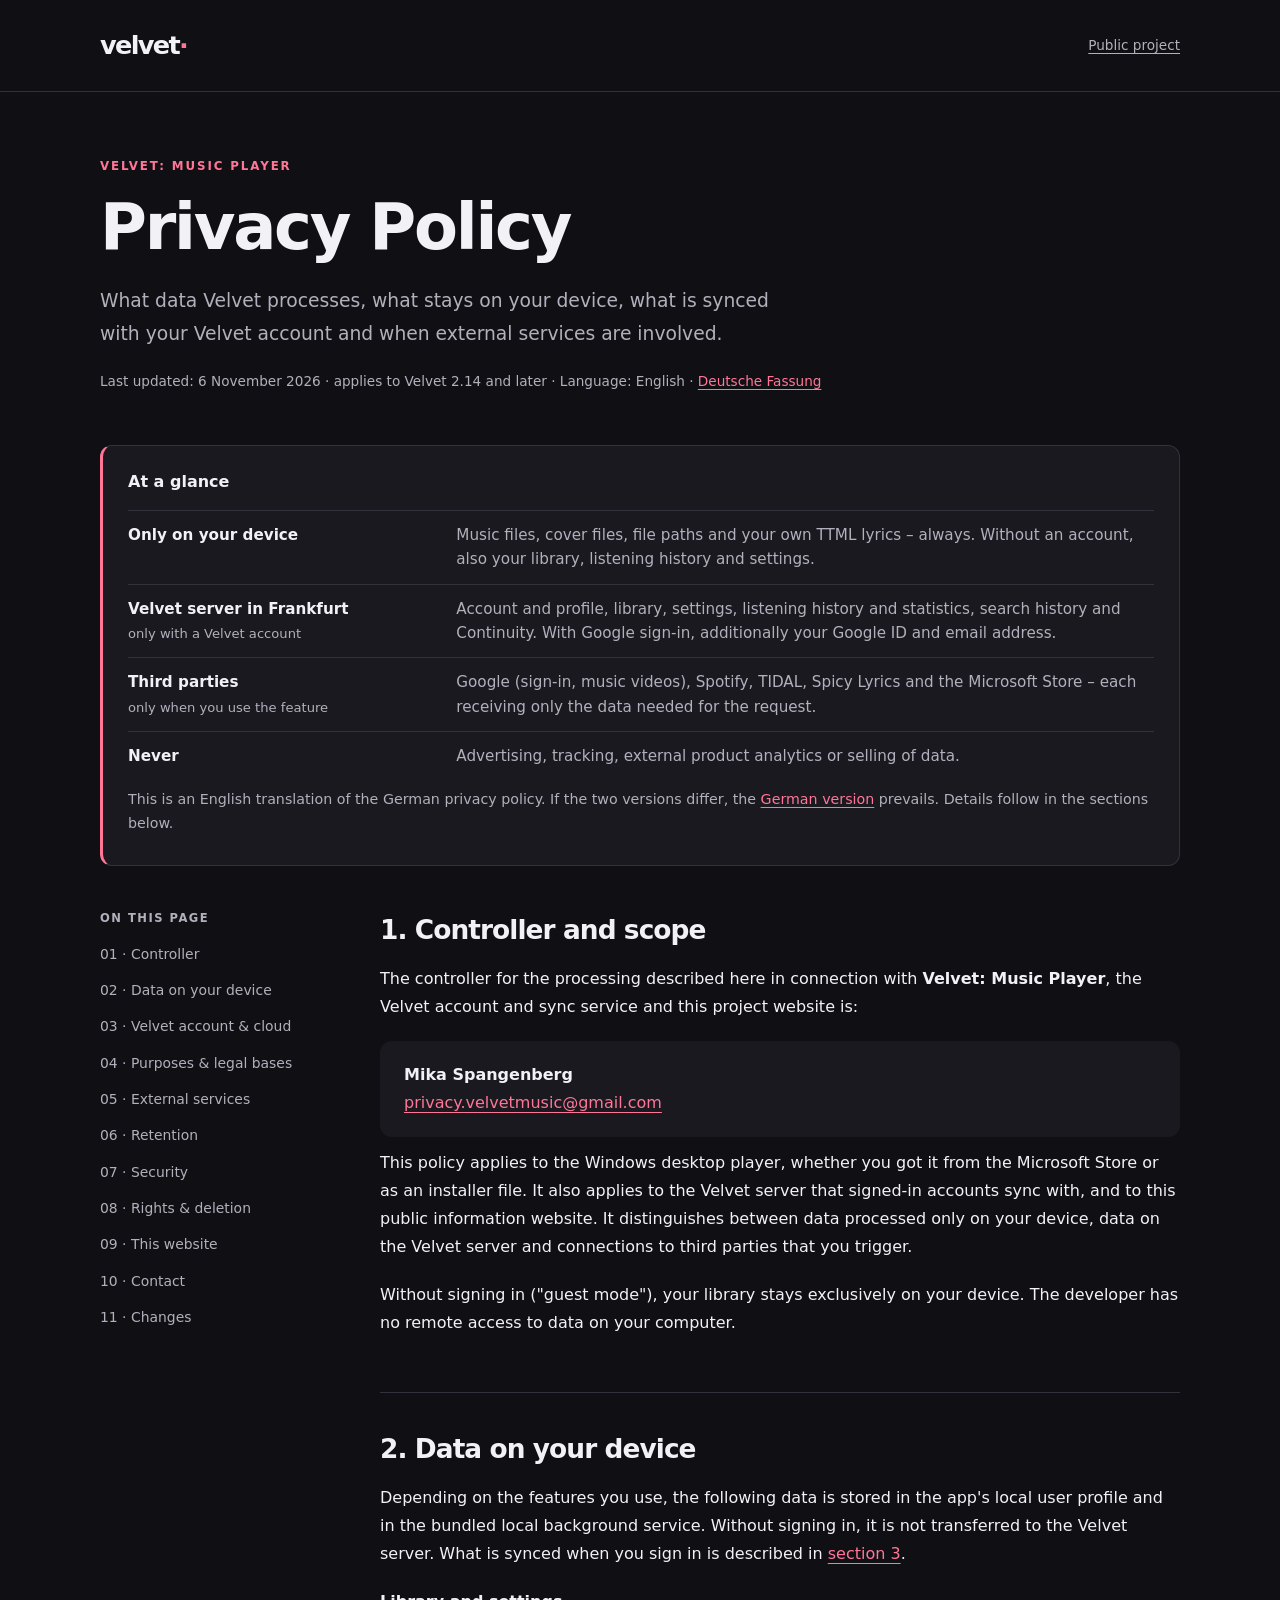
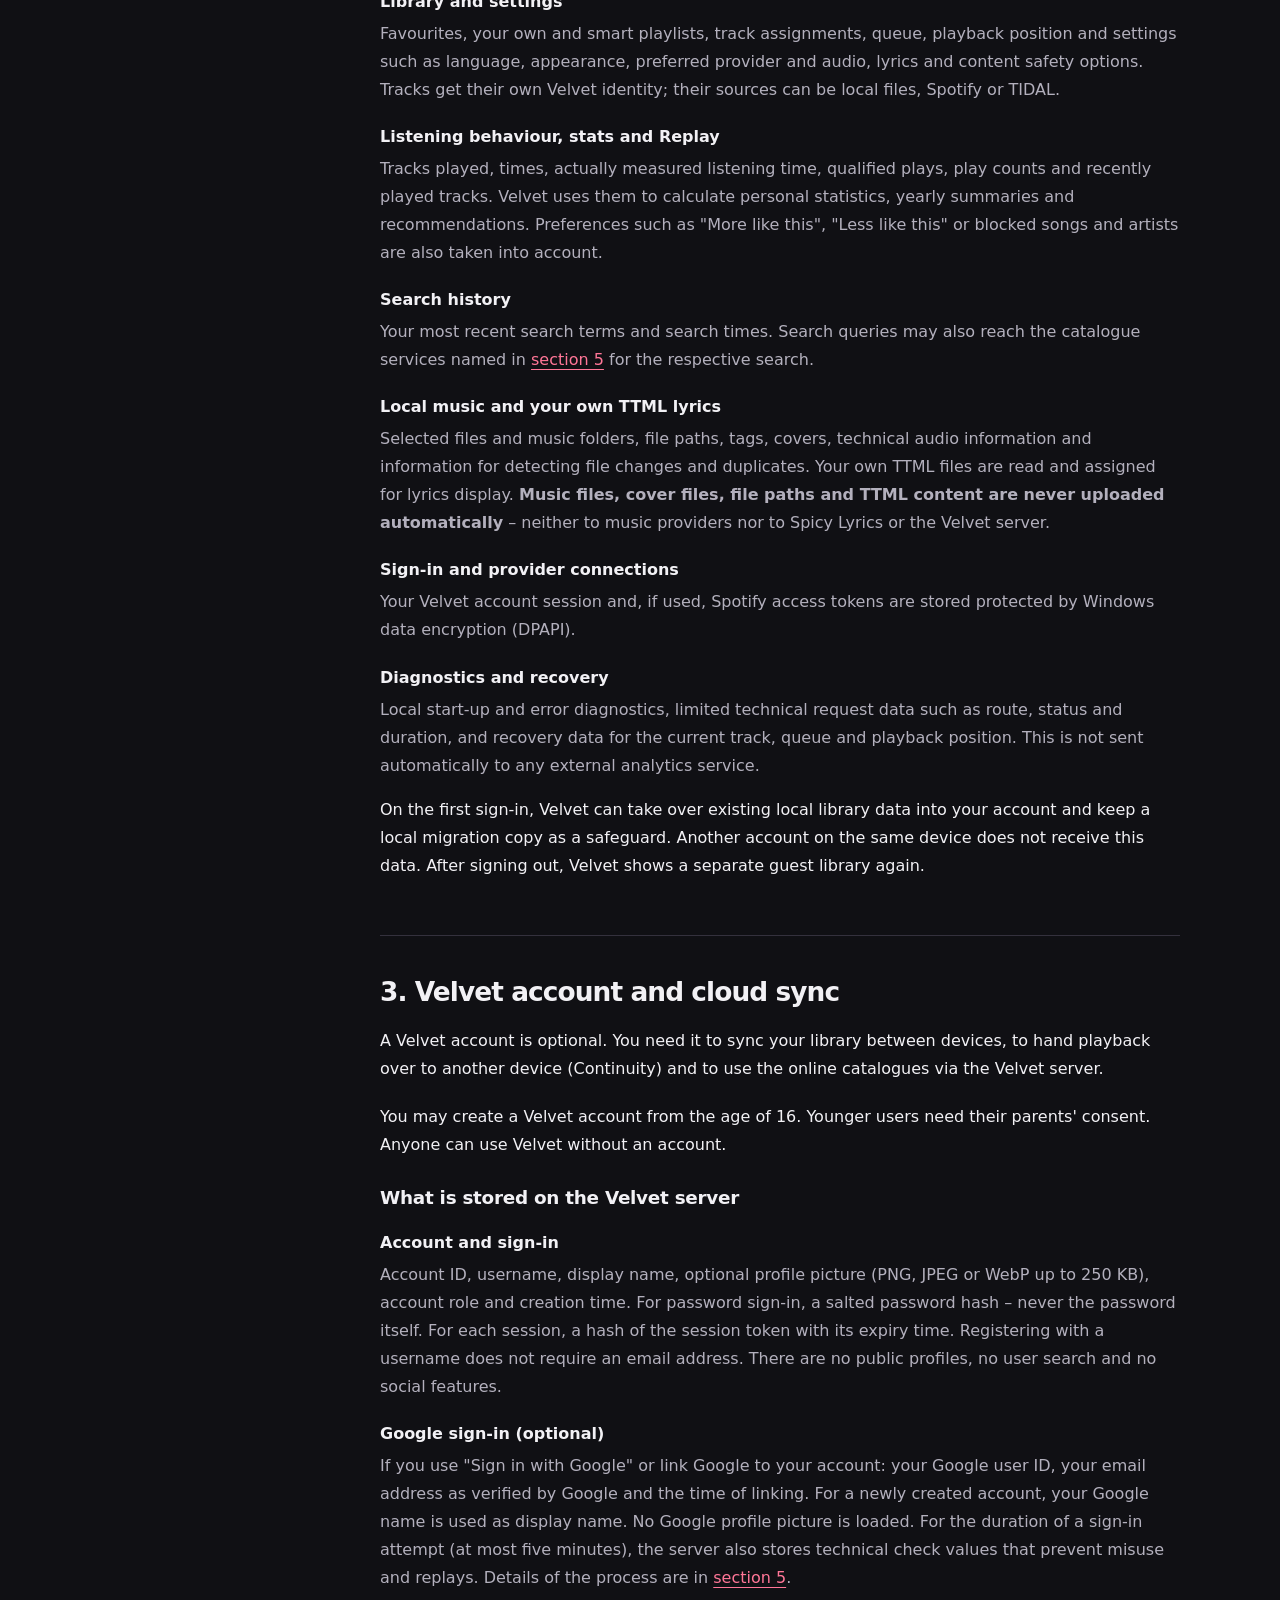
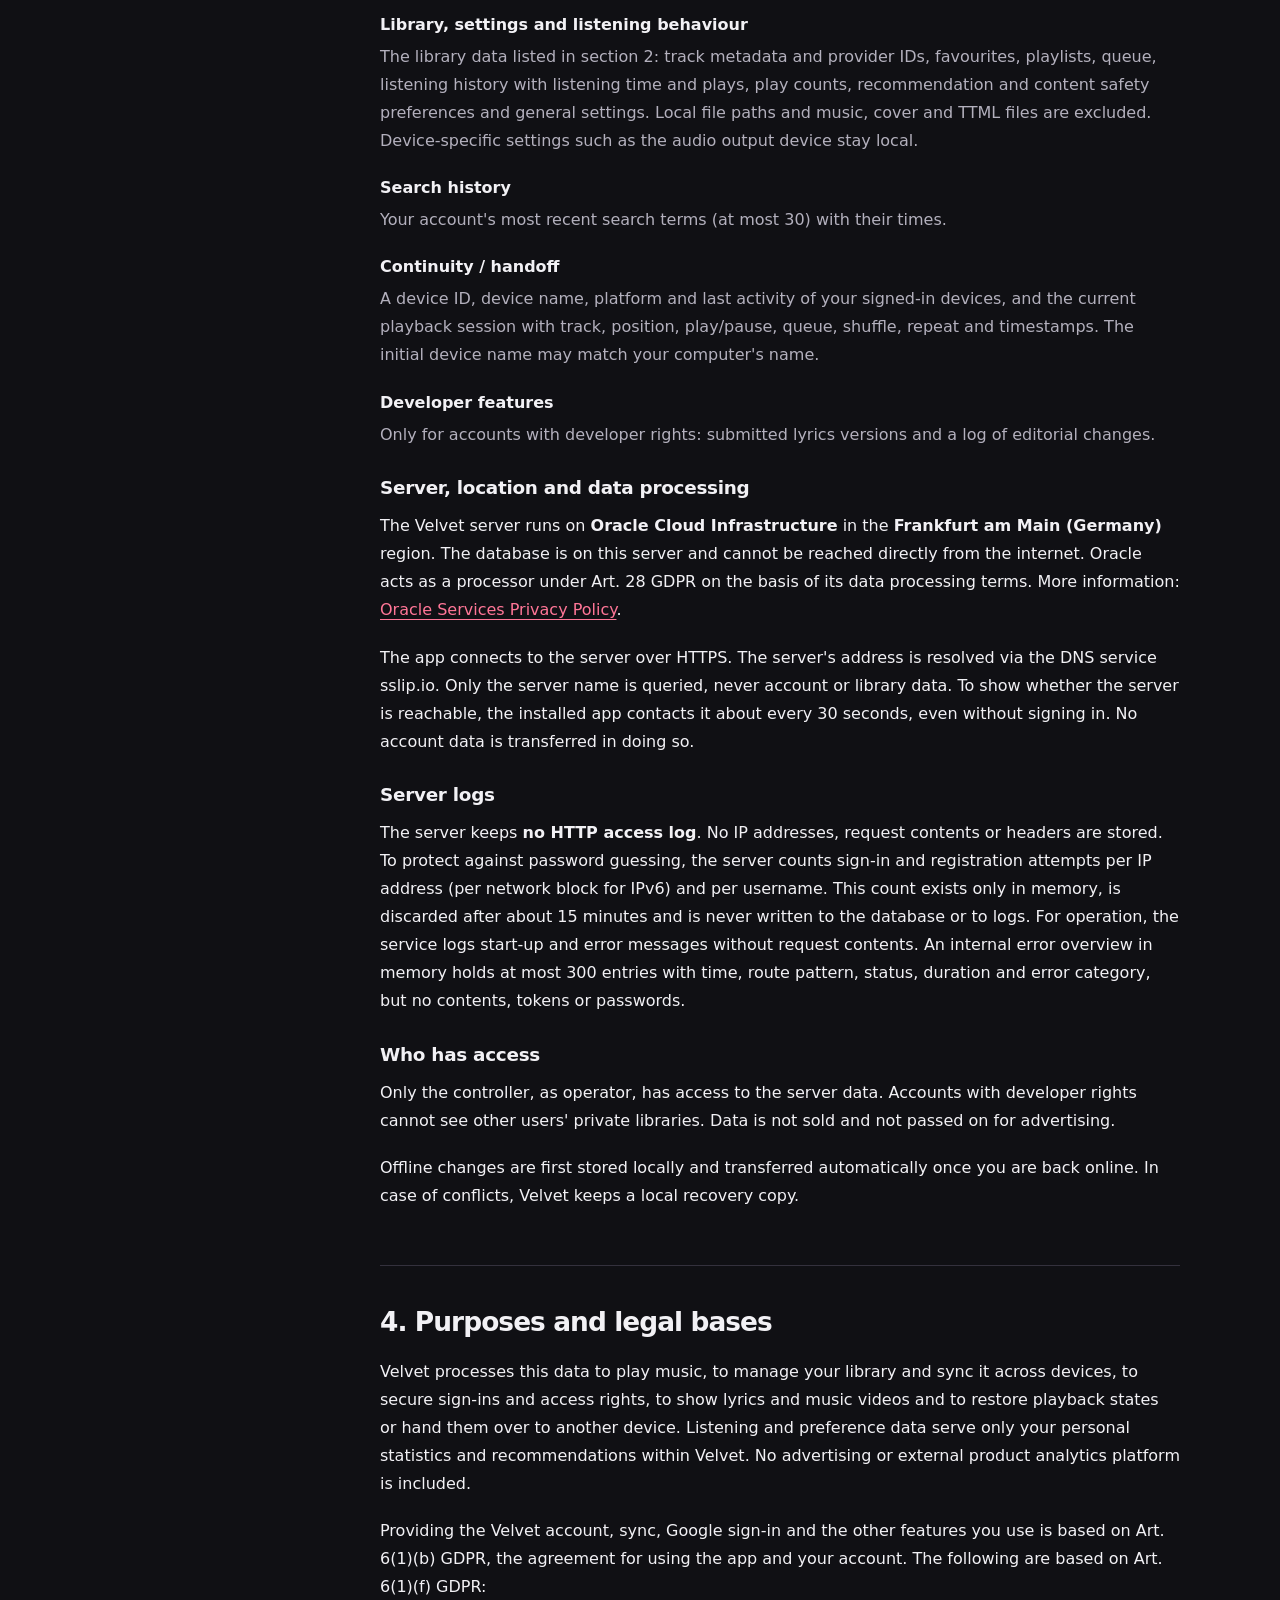
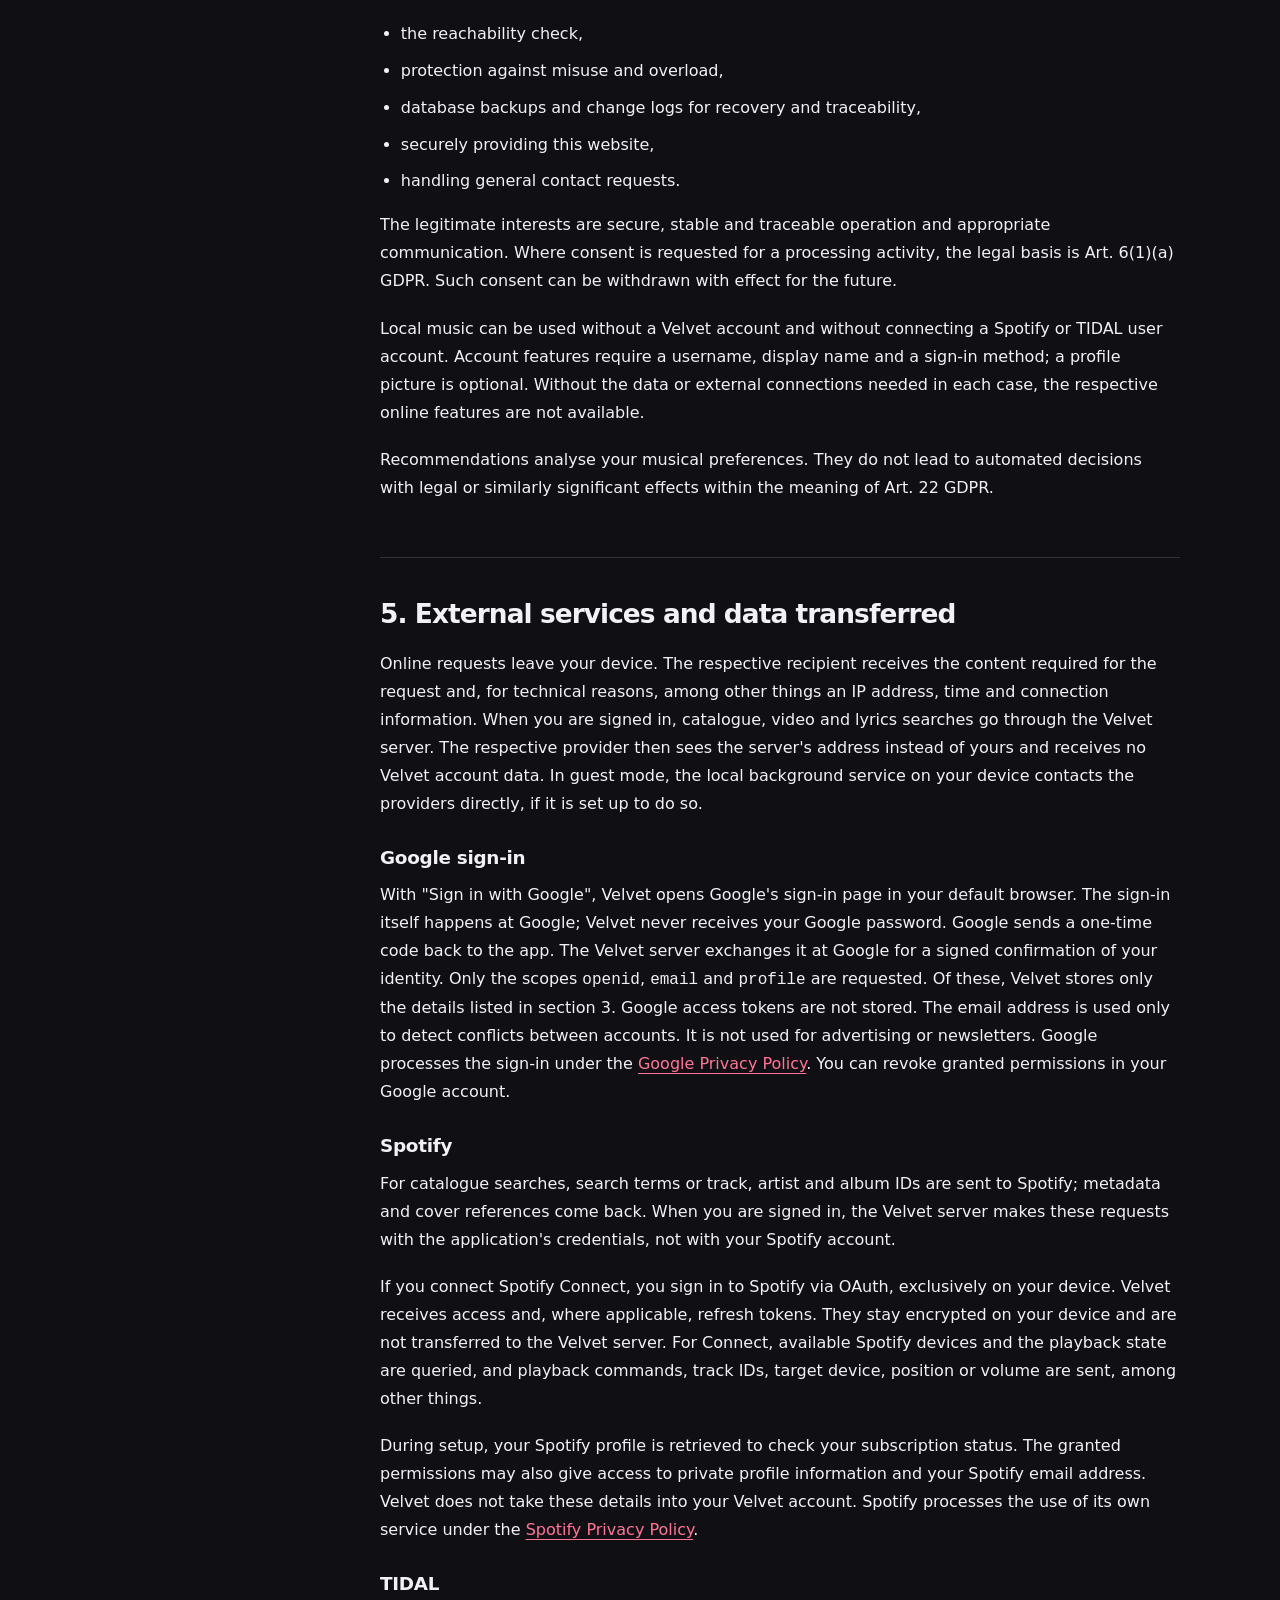
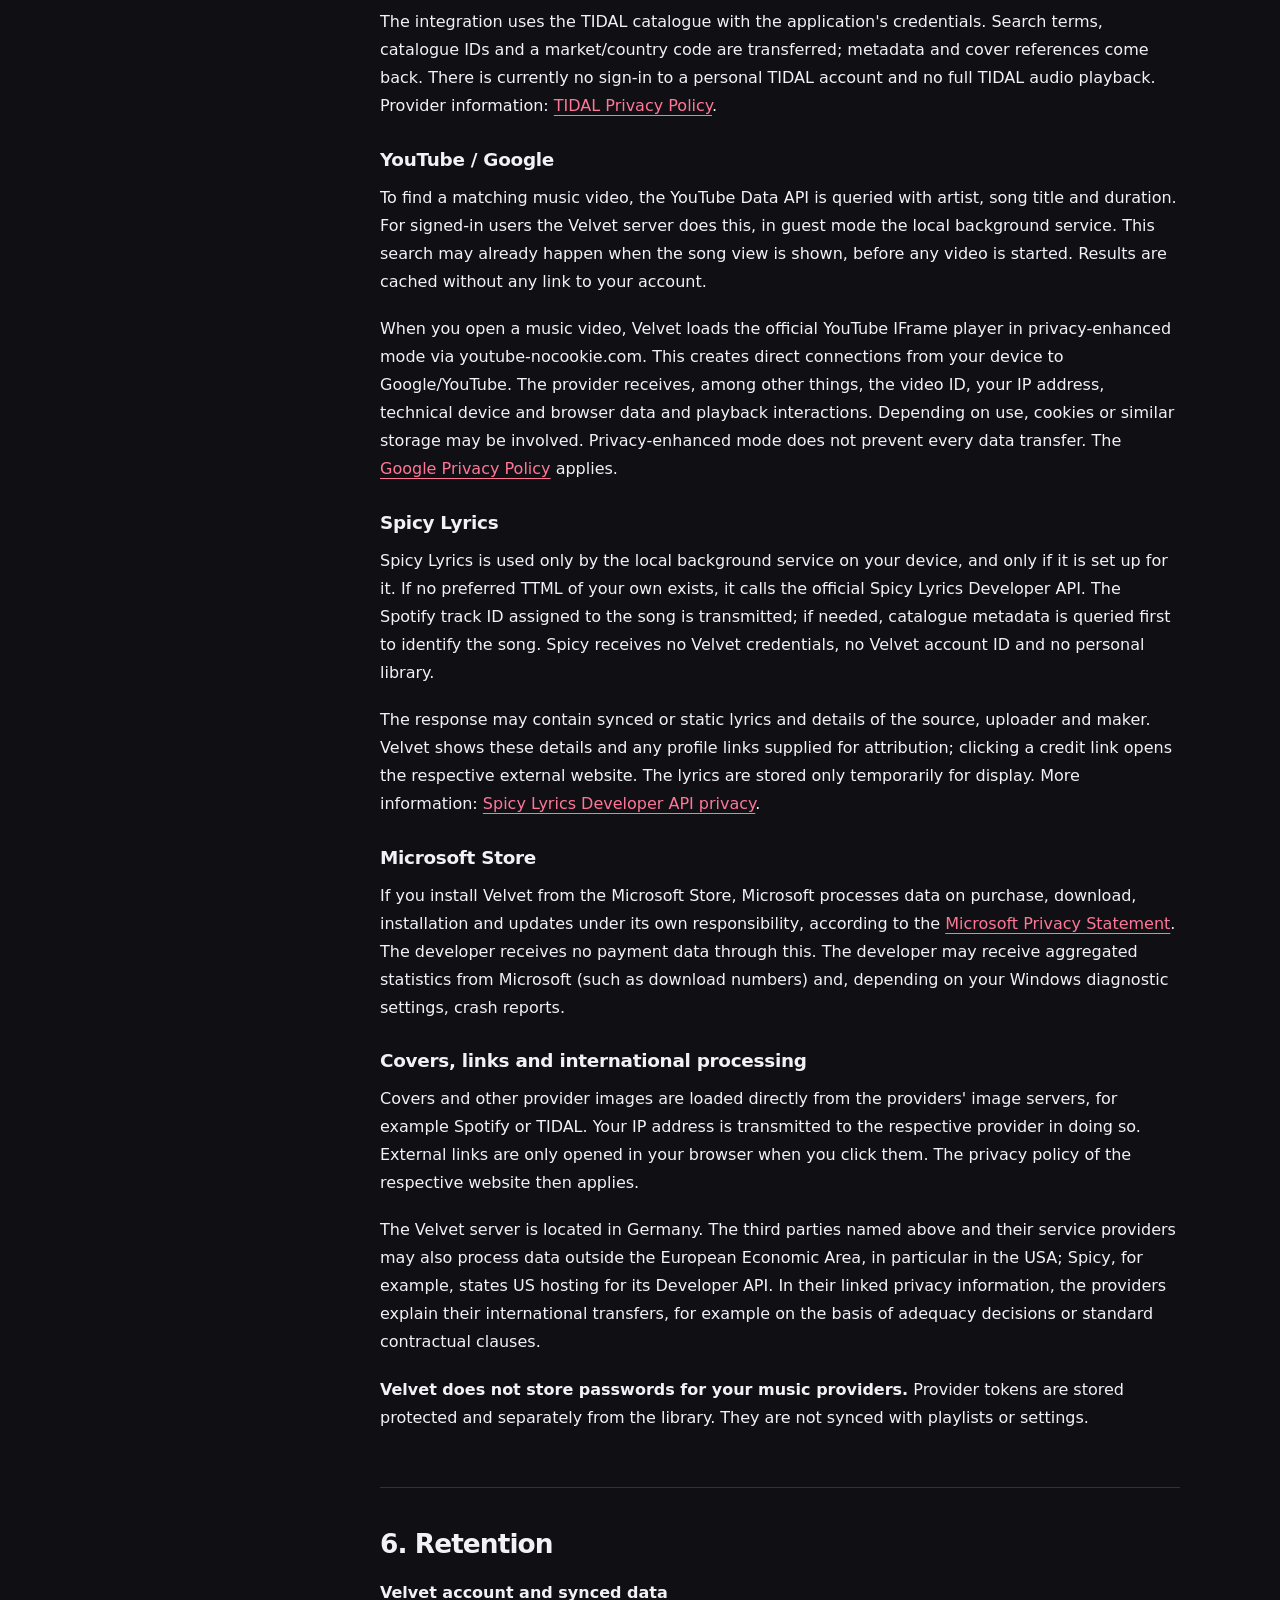
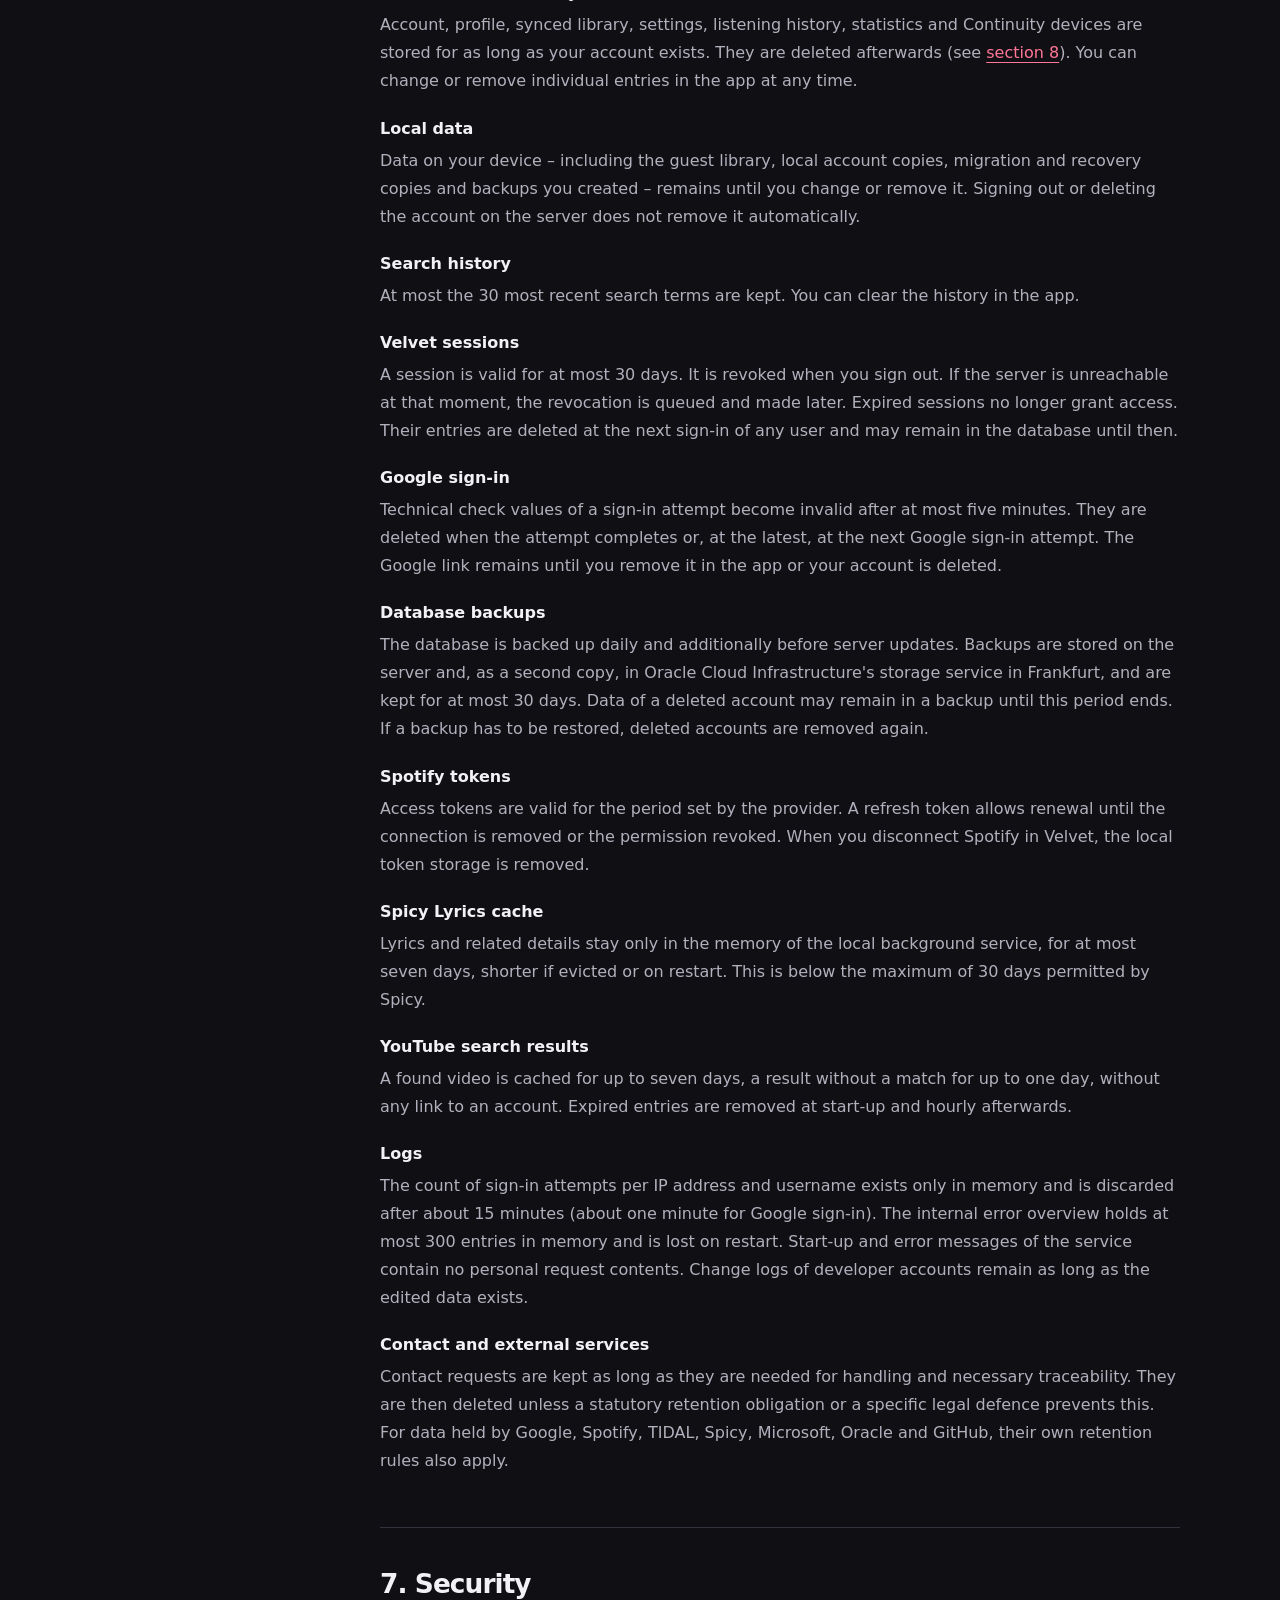
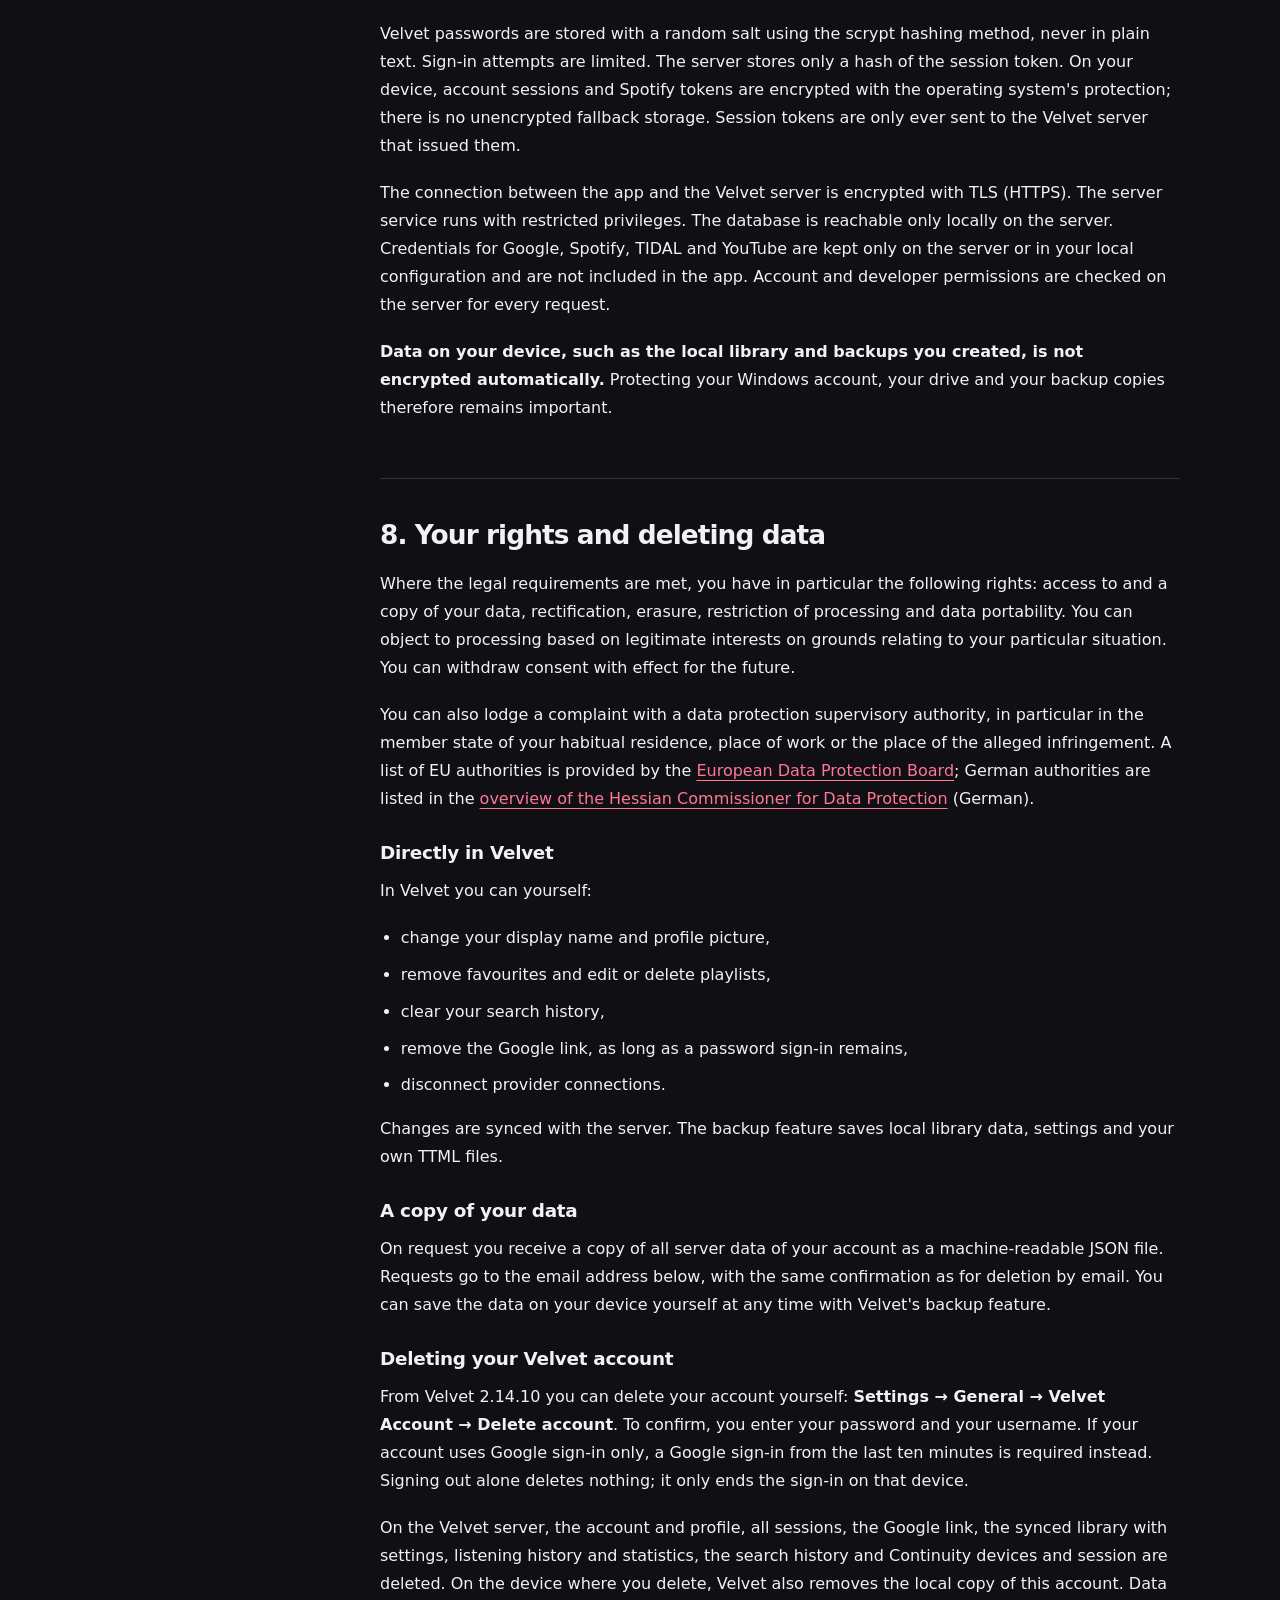
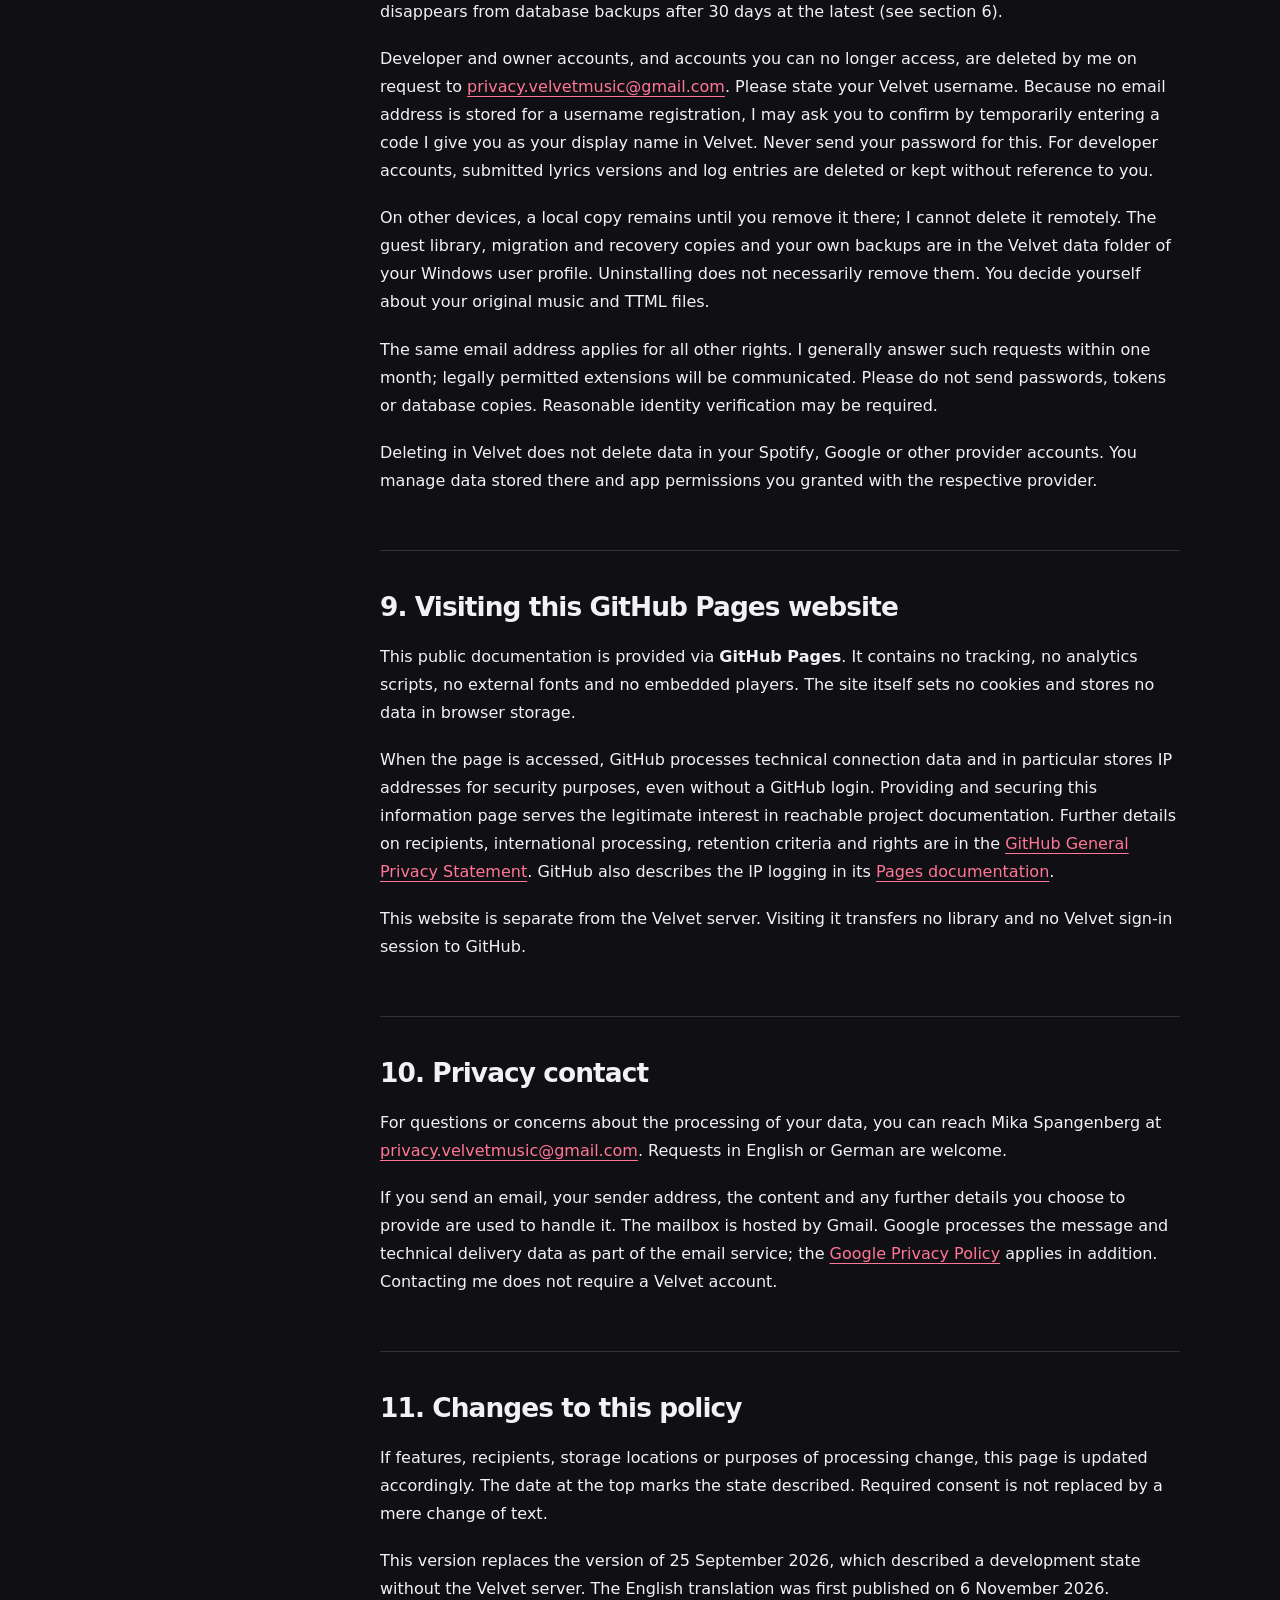
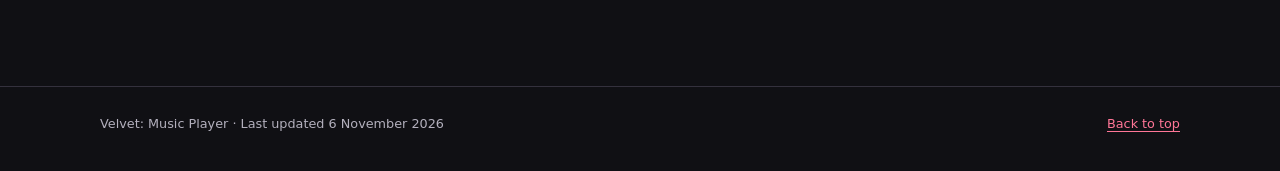
<file: docs/privacy/en/index.html>
<!doctype html>
<html lang="en"><head>
<meta charset="utf-8">
<meta name="viewport" content="width=device-width, initial-scale=1">
<meta name="description" content="Privacy policy for Velvet: Music Player. Information on local data, the Velvet account and cloud sync, Google sign-in, music providers, lyrics, retention periods and your rights.">
<meta name="referrer" content="no-referrer">
<meta http-equiv="Content-Security-Policy" content="default-src 'none'; style-src 'self'; base-uri 'none'; form-action 'none'">
<title>Privacy Policy · Velvet: Music Player</title>
<link rel="canonical" href="https://mikabrawlstars.github.io/velvet-music-player/privacy/en/">
<link rel="alternate" hreflang="de" href="https://mikabrawlstars.github.io/velvet-music-player/privacy/">
<link rel="alternate" hreflang="en" href="https://mikabrawlstars.github.io/velvet-music-player/privacy/en/">
<link rel="stylesheet" href="../../assets/site.css">
</head>
<body>
<a class="skip" href="#content">Skip to content</a>
<header class="site-header"><div class="wrap"><a class="brand" href="../../" aria-label="Velvet home">velvet<span>·</span></a><a class="header-link" href="https://github.com/mikabrawlstars/velvet-music-player">Public project</a></div></header>
<main class="wrap" id="content">
<div class="hero"><div class="eyebrow">Velvet: Music Player</div><h1>Privacy Policy</h1><p class="lead">What data Velvet processes, what stays on your device, what is synced with your Velvet account and when external services are involved.</p><p class="meta">Last updated: <time datetime="2026-11-06">6 November 2026</time> · applies to Velvet 2.14 and later · Language: English · <a href="../" hreflang="de" lang="de">Deutsche Fassung</a></p></div>
<div class="notice"><strong>At a glance</strong>
<table class="overview" aria-label="Overview: where which data is processed">
<tr><th scope="row">Only on your device</th><td>Music files, cover files, file paths and your own TTML lyrics – always. Without an account, also your library, listening history and settings.</td></tr>
<tr><th scope="row">Velvet server in Frankfurt<br><span class="fine">only with a Velvet account</span></th><td>Account and profile, library, settings, listening history and statistics, search history and Continuity. With Google sign-in, additionally your Google ID and email address.</td></tr>
<tr><th scope="row">Third parties<br><span class="fine">only when you use the feature</span></th><td>Google (sign-in, music videos), Spotify, TIDAL, Spicy Lyrics and the Microsoft Store – each receiving only the data needed for the request.</td></tr>
<tr><th scope="row">Never</th><td>Advertising, tracking, external product analytics or selling of data.</td></tr>
</table>
<p class="fine">This is an English translation of the German privacy policy. If the two versions differ, the <a href="../" hreflang="de" lang="de">German version</a> prevails. Details follow in the sections below.</p></div>
<div class="layout">
<nav class="toc" aria-label="Table of contents"><h2>On this page</h2><ol>
<li><a href="#controller">01 · Controller</a></li>
<li><a href="#device">02 · Data on your device</a></li>
<li><a href="#cloud">03 · Velvet account &amp; cloud</a></li>
<li><a href="#purposes">04 · Purposes &amp; legal bases</a></li>
<li><a href="#services">05 · External services</a></li>
<li><a href="#retention">06 · Retention</a></li>
<li><a href="#security">07 · Security</a></li>
<li><a href="#rights">08 · Rights &amp; deletion</a></li>
<li><a href="#website">09 · This website</a></li>
<li><a href="#contact">10 · Contact</a></li>
<li><a href="#changes">11 · Changes</a></li>
</ol></nav>
<article aria-label="Privacy policy for Velvet">
<section id="controller"><h2>1. Controller and scope</h2>
<p>The controller for the processing described here in connection with <strong>Velvet: Music Player</strong>, the Velvet account and sync service and this project website is:</p>
<address class="contact"><strong>Mika Spangenberg</strong><br><a href="mailto:privacy.velvetmusic@gmail.com">privacy.velvetmusic@gmail.com</a></address>
<p>This policy applies to the Windows desktop player, whether you got it from the Microsoft Store or as an installer file. It also applies to the Velvet server that signed-in accounts sync with, and to this public information website. It distinguishes between data processed only on your device, data on the Velvet server and connections to third parties that you trigger.</p>
<p>Without signing in ("guest mode"), your library stays exclusively on your device. The developer has no remote access to data on your computer.</p>
</section>

<section id="device"><h2>2. Data on your device</h2>
<p>Depending on the features you use, the following data is stored in the app's local user profile and in the bundled local background service. Without signing in, it is not transferred to the Velvet server. What is synced when you sign in is described in <a href="#cloud">section 3</a>.</p>
<dl>
<dt>Library and settings</dt><dd>Favourites, your own and smart playlists, track assignments, queue, playback position and settings such as language, appearance, preferred provider and audio, lyrics and content safety options. Tracks get their own Velvet identity; their sources can be local files, Spotify or TIDAL.</dd>
<dt>Listening behaviour, stats and Replay</dt><dd>Tracks played, times, actually measured listening time, qualified plays, play counts and recently played tracks. Velvet uses them to calculate personal statistics, yearly summaries and recommendations. Preferences such as "More like this", "Less like this" or blocked songs and artists are also taken into account.</dd>
<dt>Search history</dt><dd>Your most recent search terms and search times. Search queries may also reach the catalogue services named in <a href="#services">section 5</a> for the respective search.</dd>
<dt>Local music and your own TTML lyrics</dt><dd>Selected files and music folders, file paths, tags, covers, technical audio information and information for detecting file changes and duplicates. Your own TTML files are read and assigned for lyrics display. <strong>Music files, cover files, file paths and TTML content are never uploaded automatically</strong> – neither to music providers nor to Spicy Lyrics or the Velvet server.</dd>
<dt>Sign-in and provider connections</dt><dd>Your Velvet account session and, if used, Spotify access tokens are stored protected by Windows data encryption (DPAPI).</dd>
<dt>Diagnostics and recovery</dt><dd>Local start-up and error diagnostics, limited technical request data such as route, status and duration, and recovery data for the current track, queue and playback position. This is not sent automatically to any external analytics service.</dd>
</dl>
<p>On the first sign-in, Velvet can take over existing local library data into your account and keep a local migration copy as a safeguard. Another account on the same device does not receive this data. After signing out, Velvet shows a separate guest library again.</p>
</section>

<section id="cloud"><h2>3. Velvet account and cloud sync</h2>
<p>A Velvet account is optional. You need it to sync your library between devices, to hand playback over to another device (Continuity) and to use the online catalogues via the Velvet server.</p>
<p>You may create a Velvet account from the age of 16. Younger users need their parents' consent. Anyone can use Velvet without an account.</p>
<h3>What is stored on the Velvet server</h3>
<dl>
<dt>Account and sign-in</dt><dd>Account ID, username, display name, optional profile picture (PNG, JPEG or WebP up to 250 KB), account role and creation time. For password sign-in, a salted password hash – never the password itself. For each session, a hash of the session token with its expiry time. Registering with a username does not require an email address. There are no public profiles, no user search and no social features.</dd>
<dt>Google sign-in (optional)</dt><dd>If you use "Sign in with Google" or link Google to your account: your Google user ID, your email address as verified by Google and the time of linking. For a newly created account, your Google name is used as display name. No Google profile picture is loaded. For the duration of a sign-in attempt (at most five minutes), the server also stores technical check values that prevent misuse and replays. Details of the process are in <a href="#services">section 5</a>.</dd>
<dt>Library, settings and listening behaviour</dt><dd>The library data listed in section 2: track metadata and provider IDs, favourites, playlists, queue, listening history with listening time and plays, play counts, recommendation and content safety preferences and general settings. Local file paths and music, cover and TTML files are excluded. Device-specific settings such as the audio output device stay local.</dd>
<dt>Search history</dt><dd>Your account's most recent search terms (at most 30) with their times.</dd>
<dt>Continuity / handoff</dt><dd>A device ID, device name, platform and last activity of your signed-in devices, and the current playback session with track, position, play/pause, queue, shuffle, repeat and timestamps. The initial device name may match your computer's name.</dd>
<dt>Developer features</dt><dd>Only for accounts with developer rights: submitted lyrics versions and a log of editorial changes.</dd>
</dl>
<h3>Server, location and data processing</h3>
<p>The Velvet server runs on <strong>Oracle Cloud Infrastructure</strong> in the <strong>Frankfurt am Main (Germany)</strong> region. The database is on this server and cannot be reached directly from the internet. Oracle acts as a processor under Art. 28 GDPR on the basis of its data processing terms. More information: <a href="https://www.oracle.com/legal/privacy/services-privacy-policy.html">Oracle Services Privacy Policy</a>.</p>
<p>The app connects to the server over HTTPS. The server's address is resolved via the DNS service sslip.io. Only the server name is queried, never account or library data. To show whether the server is reachable, the installed app contacts it about every 30 seconds, even without signing in. No account data is transferred in doing so.</p>
<h3>Server logs</h3>
<p>The server keeps <strong>no HTTP access log</strong>. No IP addresses, request contents or headers are stored. To protect against password guessing, the server counts sign-in and registration attempts per IP address (per network block for IPv6) and per username. This count exists only in memory, is discarded after about 15 minutes and is never written to the database or to logs. For operation, the service logs start-up and error messages without request contents. An internal error overview in memory holds at most 300 entries with time, route pattern, status, duration and error category, but no contents, tokens or passwords.</p>
<h3>Who has access</h3>
<p>Only the controller, as operator, has access to the server data. Accounts with developer rights cannot see other users' private libraries. Data is not sold and not passed on for advertising.</p>
<p>Offline changes are first stored locally and transferred automatically once you are back online. In case of conflicts, Velvet keeps a local recovery copy.</p>
</section>

<section id="purposes"><h2>4. Purposes and legal bases</h2>
<p>Velvet processes this data to play music, to manage your library and sync it across devices, to secure sign-ins and access rights, to show lyrics and music videos and to restore playback states or hand them over to another device. Listening and preference data serve only your personal statistics and recommendations within Velvet. No advertising or external product analytics platform is included.</p>
<p>Providing the Velvet account, sync, Google sign-in and the other features you use is based on Art. 6(1)(b) GDPR, the agreement for using the app and your account. The following are based on Art. 6(1)(f) GDPR:</p>
<ul>
<li>the reachability check,</li>
<li>protection against misuse and overload,</li>
<li>database backups and change logs for recovery and traceability,</li>
<li>securely providing this website,</li>
<li>handling general contact requests.</li>
</ul>
<p>The legitimate interests are secure, stable and traceable operation and appropriate communication. Where consent is requested for a processing activity, the legal basis is Art. 6(1)(a) GDPR. Such consent can be withdrawn with effect for the future.</p>
<p>Local music can be used without a Velvet account and without connecting a Spotify or TIDAL user account. Account features require a username, display name and a sign-in method; a profile picture is optional. Without the data or external connections needed in each case, the respective online features are not available.</p>
<p>Recommendations analyse your musical preferences. They do not lead to automated decisions with legal or similarly significant effects within the meaning of Art. 22 GDPR.</p>
</section>

<section id="services"><h2>5. External services and data transferred</h2>
<p>Online requests leave your device. The respective recipient receives the content required for the request and, for technical reasons, among other things an IP address, time and connection information. When you are signed in, catalogue, video and lyrics searches go through the Velvet server. The respective provider then sees the server's address instead of yours and receives no Velvet account data. In guest mode, the local background service on your device contacts the providers directly, if it is set up to do so.</p>

<h3>Google sign-in</h3>
<p>With "Sign in with Google", Velvet opens Google's sign-in page in your default browser. The sign-in itself happens at Google; Velvet never receives your Google password. Google sends a one-time code back to the app. The Velvet server exchanges it at Google for a signed confirmation of your identity. Only the scopes <code>openid</code>, <code>email</code> and <code>profile</code> are requested. Of these, Velvet stores only the details listed in section 3. Google access tokens are not stored. The email address is used only to detect conflicts between accounts. It is not used for advertising or newsletters. Google processes the sign-in under the <a href="https://policies.google.com/privacy?hl=en">Google Privacy Policy</a>. You can revoke granted permissions in your Google account.</p>

<h3>Spotify</h3>
<p>For catalogue searches, search terms or track, artist and album IDs are sent to Spotify; metadata and cover references come back. When you are signed in, the Velvet server makes these requests with the application's credentials, not with your Spotify account.</p>
<p>If you connect Spotify Connect, you sign in to Spotify via OAuth, exclusively on your device. Velvet receives access and, where applicable, refresh tokens. They stay encrypted on your device and are not transferred to the Velvet server. For Connect, available Spotify devices and the playback state are queried, and playback commands, track IDs, target device, position or volume are sent, among other things.</p>
<p>During setup, your Spotify profile is retrieved to check your subscription status. The granted permissions may also give access to private profile information and your Spotify email address. Velvet does not take these details into your Velvet account. Spotify processes the use of its own service under the <a href="https://www.spotify.com/legal/privacy-policy/">Spotify Privacy Policy</a>.</p>

<h3>TIDAL</h3>
<p>The integration uses the TIDAL catalogue with the application's credentials. Search terms, catalogue IDs and a market/country code are transferred; metadata and cover references come back. There is currently no sign-in to a personal TIDAL account and no full TIDAL audio playback. Provider information: <a href="https://tidal.com/privacy">TIDAL Privacy Policy</a>.</p>

<h3>YouTube / Google</h3>
<p>To find a matching music video, the YouTube Data API is queried with artist, song title and duration. For signed-in users the Velvet server does this, in guest mode the local background service. This search may already happen when the song view is shown, before any video is started. Results are cached without any link to your account.</p>
<p>When you open a music video, Velvet loads the official YouTube IFrame player in privacy-enhanced mode via youtube-nocookie.com. This creates direct connections from your device to Google/YouTube. The provider receives, among other things, the video ID, your IP address, technical device and browser data and playback interactions. Depending on use, cookies or similar storage may be involved. Privacy-enhanced mode does not prevent every data transfer. The <a href="https://policies.google.com/privacy?hl=en">Google Privacy Policy</a> applies.</p>

<h3>Spicy Lyrics</h3>
<p>Spicy Lyrics is used only by the local background service on your device, and only if it is set up for it. If no preferred TTML of your own exists, it calls the official Spicy Lyrics Developer API. The Spotify track ID assigned to the song is transmitted; if needed, catalogue metadata is queried first to identify the song. Spicy receives no Velvet credentials, no Velvet account ID and no personal library.</p>
<p>The response may contain synced or static lyrics and details of the source, uploader and maker. Velvet shows these details and any profile links supplied for attribution; clicking a credit link opens the respective external website. The lyrics are stored only temporarily for display. More information: <a href="https://developers.spicylyrics.org/privacy">Spicy Lyrics Developer API privacy</a>.</p>

<h3>Microsoft Store</h3>
<p>If you install Velvet from the Microsoft Store, Microsoft processes data on purchase, download, installation and updates under its own responsibility, according to the <a href="https://privacy.microsoft.com/privacystatement">Microsoft Privacy Statement</a>. The developer receives no payment data through this. The developer may receive aggregated statistics from Microsoft (such as download numbers) and, depending on your Windows diagnostic settings, crash reports.</p>

<h3>Covers, links and international processing</h3>
<p>Covers and other provider images are loaded directly from the providers' image servers, for example Spotify or TIDAL. Your IP address is transmitted to the respective provider in doing so. External links are only opened in your browser when you click them. The privacy policy of the respective website then applies.</p>
<p>The Velvet server is located in Germany. The third parties named above and their service providers may also process data outside the European Economic Area, in particular in the USA; Spicy, for example, states US hosting for its Developer API. In their linked privacy information, the providers explain their international transfers, for example on the basis of adequacy decisions or standard contractual clauses.</p>
<p><strong>Velvet does not store passwords for your music providers.</strong> Provider tokens are stored protected and separately from the library. They are not synced with playlists or settings.</p>
</section>

<section id="retention"><h2>6. Retention</h2>
<dl>
<dt>Velvet account and synced data</dt><dd>Account, profile, synced library, settings, listening history, statistics and Continuity devices are stored for as long as your account exists. They are deleted afterwards (see <a href="#rights">section 8</a>). You can change or remove individual entries in the app at any time.</dd>
<dt>Local data</dt><dd>Data on your device – including the guest library, local account copies, migration and recovery copies and backups you created – remains until you change or remove it. Signing out or deleting the account on the server does not remove it automatically.</dd>
<dt>Search history</dt><dd>At most the 30 most recent search terms are kept. You can clear the history in the app.</dd>
<dt>Velvet sessions</dt><dd>A session is valid for at most 30 days. It is revoked when you sign out. If the server is unreachable at that moment, the revocation is queued and made later. Expired sessions no longer grant access. Their entries are deleted at the next sign-in of any user and may remain in the database until then.</dd>
<dt>Google sign-in</dt><dd>Technical check values of a sign-in attempt become invalid after at most five minutes. They are deleted when the attempt completes or, at the latest, at the next Google sign-in attempt. The Google link remains until you remove it in the app or your account is deleted.</dd>
<dt>Database backups</dt><dd>The database is backed up daily and additionally before server updates. Backups are stored on the server and, as a second copy, in Oracle Cloud Infrastructure's storage service in Frankfurt, and are kept for at most 30 days. Data of a deleted account may remain in a backup until this period ends. If a backup has to be restored, deleted accounts are removed again.</dd>
<dt>Spotify tokens</dt><dd>Access tokens are valid for the period set by the provider. A refresh token allows renewal until the connection is removed or the permission revoked. When you disconnect Spotify in Velvet, the local token storage is removed.</dd>
<dt>Spicy Lyrics cache</dt><dd>Lyrics and related details stay only in the memory of the local background service, for at most seven days, shorter if evicted or on restart. This is below the maximum of 30 days permitted by Spicy.</dd>
<dt>YouTube search results</dt><dd>A found video is cached for up to seven days, a result without a match for up to one day, without any link to an account. Expired entries are removed at start-up and hourly afterwards.</dd>
<dt>Logs</dt><dd>The count of sign-in attempts per IP address and username exists only in memory and is discarded after about 15 minutes (about one minute for Google sign-in). The internal error overview holds at most 300 entries in memory and is lost on restart. Start-up and error messages of the service contain no personal request contents. Change logs of developer accounts remain as long as the edited data exists.</dd>
<dt>Contact and external services</dt><dd>Contact requests are kept as long as they are needed for handling and necessary traceability. They are then deleted unless a statutory retention obligation or a specific legal defence prevents this. For data held by Google, Spotify, TIDAL, Spicy, Microsoft, Oracle and GitHub, their own retention rules also apply.</dd>
</dl>
</section>

<section id="security"><h2>7. Security</h2>
<p>Velvet passwords are stored with a random salt using the scrypt hashing method, never in plain text. Sign-in attempts are limited. The server stores only a hash of the session token. On your device, account sessions and Spotify tokens are encrypted with the operating system's protection; there is no unencrypted fallback storage. Session tokens are only ever sent to the Velvet server that issued them.</p>
<p>The connection between the app and the Velvet server is encrypted with TLS (HTTPS). The server service runs with restricted privileges. The database is reachable only locally on the server. Credentials for Google, Spotify, TIDAL and YouTube are kept only on the server or in your local configuration and are not included in the app. Account and developer permissions are checked on the server for every request.</p>
<p><strong>Data on your device, such as the local library and backups you created, is not encrypted automatically.</strong> Protecting your Windows account, your drive and your backup copies therefore remains important.</p>
</section>

<section id="rights"><h2>8. Your rights and deleting data</h2>
<p>Where the legal requirements are met, you have in particular the following rights: access to and a copy of your data, rectification, erasure, restriction of processing and data portability. You can object to processing based on legitimate interests on grounds relating to your particular situation. You can withdraw consent with effect for the future.</p>
<p>You can also lodge a complaint with a data protection supervisory authority, in particular in the member state of your habitual residence, place of work or the place of the alleged infringement. A list of EU authorities is provided by the <a href="https://www.edpb.europa.eu/about-edpb/about-edpb/members_en">European Data Protection Board</a>; German authorities are listed in the <a href="https://datenschutz.hessen.de/service/aufsichtsbehoerden-des-bundes-und-der-laender" lang="de">overview of the Hessian Commissioner for Data Protection</a> (German).</p>

<h3>Directly in Velvet</h3>
<p>In Velvet you can yourself:</p>
<ul>
<li>change your display name and profile picture,</li>
<li>remove favourites and edit or delete playlists,</li>
<li>clear your search history,</li>
<li>remove the Google link, as long as a password sign-in remains,</li>
<li>disconnect provider connections.</li>
</ul>
<p>Changes are synced with the server. The backup feature saves local library data, settings and your own TTML files.</p>

<h3>A copy of your data</h3>
<p>On request you receive a copy of all server data of your account as a machine-readable JSON file. Requests go to the email address below, with the same confirmation as for deletion by email. You can save the data on your device yourself at any time with Velvet's backup feature.</p>

<h3>Deleting your Velvet account</h3>
<p>From Velvet 2.14.10 you can delete your account yourself: <strong>Settings → General → Velvet Account → Delete account</strong>. To confirm, you enter your password and your username. If your account uses Google sign-in only, a Google sign-in from the last ten minutes is required instead. Signing out alone deletes nothing; it only ends the sign-in on that device.</p>
<p>On the Velvet server, the account and profile, all sessions, the Google link, the synced library with settings, listening history and statistics, the search history and Continuity devices and session are deleted. On the device where you delete, Velvet also removes the local copy of this account. Data disappears from database backups after 30 days at the latest (see section 6).</p>
<p>Developer and owner accounts, and accounts you can no longer access, are deleted by me on request to <a href="mailto:privacy.velvetmusic@gmail.com">privacy.velvetmusic@gmail.com</a>. Please state your Velvet username. Because no email address is stored for a username registration, I may ask you to confirm by temporarily entering a code I give you as your display name in Velvet. Never send your password for this. For developer accounts, submitted lyrics versions and log entries are deleted or kept without reference to you.</p>
<p>On other devices, a local copy remains until you remove it there; I cannot delete it remotely. The guest library, migration and recovery copies and your own backups are in the Velvet data folder of your Windows user profile. Uninstalling does not necessarily remove them. You decide yourself about your original music and TTML files.</p>
<p>The same email address applies for all other rights. I generally answer such requests within one month; legally permitted extensions will be communicated. Please do not send passwords, tokens or database copies. Reasonable identity verification may be required.</p>
<p>Deleting in Velvet does not delete data in your Spotify, Google or other provider accounts. You manage data stored there and app permissions you granted with the respective provider.</p>
</section>

<section id="website"><h2>9. Visiting this GitHub Pages website</h2>
<p>This public documentation is provided via <strong>GitHub Pages</strong>. It contains no tracking, no analytics scripts, no external fonts and no embedded players. The site itself sets no cookies and stores no data in browser storage.</p>
<p>When the page is accessed, GitHub processes technical connection data and in particular stores IP addresses for security purposes, even without a GitHub login. Providing and securing this information page serves the legitimate interest in reachable project documentation. Further details on recipients, international processing, retention criteria and rights are in the <a href="https://docs.github.com/en/site-policy/privacy-policies/github-general-privacy-statement">GitHub General Privacy Statement</a>. GitHub also describes the IP logging in its <a href="https://docs.github.com/en/pages/getting-started-with-github-pages/what-is-github-pages">Pages documentation</a>.</p>
<p>This website is separate from the Velvet server. Visiting it transfers no library and no Velvet sign-in session to GitHub.</p>
</section>

<section id="contact"><h2>10. Privacy contact</h2>
<p>For questions or concerns about the processing of your data, you can reach Mika Spangenberg at <a href="mailto:privacy.velvetmusic@gmail.com">privacy.velvetmusic@gmail.com</a>. Requests in English or German are welcome.</p>
<p>If you send an email, your sender address, the content and any further details you choose to provide are used to handle it. The mailbox is hosted by Gmail. Google processes the message and technical delivery data as part of the email service; the <a href="https://policies.google.com/privacy?hl=en">Google Privacy Policy</a> applies in addition. Contacting me does not require a Velvet account.</p>
</section>

<section id="changes"><h2>11. Changes to this policy</h2>
<p>If features, recipients, storage locations or purposes of processing change, this page is updated accordingly. The date at the top marks the state described. Required consent is not replaced by a mere change of text.</p>
<p>This version replaces the version of 25 September 2026, which described a development state without the Velvet server. The English translation was first published on 6 November 2026.</p>
</section>
</article></div></main>
<footer class="site-footer"><div class="wrap"><span>Velvet: Music Player · Last updated 6 November 2026</span><a href="#content">Back to top</a></div></footer>
</body></html>
</file>
<file: docs/assets/site.css>
/* Velvet public documentation. No external assets or fonts. */
:root{color-scheme:dark;--bg:#101014;--panel:#19191f;--text:#f2f1f5;--muted:#b3b0bd;--line:#34313d;--accent:#ff7697;--max:1080px;font-family:Inter,ui-sans-serif,system-ui,-apple-system,"Segoe UI",sans-serif}
*{box-sizing:border-box}html{scroll-padding-top:2rem}body{margin:0;background:var(--bg);color:var(--text);font-size:16px;line-height:1.75}a{color:var(--accent);text-underline-offset:.22em;text-decoration-thickness:1px}a:hover{color:#ffb4c7}a:focus-visible{outline:3px solid var(--accent);outline-offset:5px;border-radius:2px}p,li,dd{overflow-wrap:anywhere}p{margin:.8rem 0 1.2rem}h1,h2,h3{line-height:1.2;letter-spacing:-.035em}h1{font-size:clamp(2.4rem,6vw,4rem);margin:.8rem 0 1.2rem}h2{font-size:1.65rem;margin:0 0 1.25rem}h3{font-size:1.15rem;margin:1.8rem 0 .6rem;letter-spacing:-.015em}strong{font-weight:650}ul,ol{padding-left:1.3rem}li+li{margin-top:.55rem}
.wrap{width:min(var(--max),calc(100% - 48px));margin:auto}.site-header{border-bottom:1px solid var(--line)}.site-header .wrap{display:flex;justify-content:space-between;align-items:center;gap:20px;padding:23px 0}.brand{font-size:1.6rem;font-weight:750;letter-spacing:-.065em;color:var(--text);text-decoration:none}.brand span{color:var(--accent)}.header-link{font-size:.85rem;color:var(--muted)}.hero{padding:64px 0 32px;max-width:800px}.eyebrow{font-size:.74rem;font-weight:650;letter-spacing:.16em;text-transform:uppercase;color:var(--accent)}.lead{font-size:1.17rem;color:var(--muted);max-width:700px}.meta{font-size:.85rem;color:var(--muted)}
.notice{background:var(--panel);border:1px solid var(--line);border-left:3px solid var(--accent);border-radius:12px;padding:22px 25px;margin:0 0 36px}.notice p{margin:.4rem 0}.layout{display:grid;grid-template-columns:220px minmax(0,1fr);gap:60px;align-items:start}.toc{position:sticky;top:30px;font-size:.87rem;padding:10px 0}.toc h2{font-size:.72rem;letter-spacing:.13em;text-transform:uppercase;color:var(--muted);margin-bottom:16px}.toc ol{list-style:none;padding:0;margin:0}.toc li{margin:0 0 12px}.toc a{color:var(--muted);text-decoration:none}.toc a:hover{color:var(--text)}article section{padding:12px 0 36px;margin-bottom:28px;border-bottom:1px solid var(--line)}article section:last-child{border:0}address{font-style:normal}dt{font-weight:650;margin-top:1.2rem}dd{margin:.25rem 0 1rem;color:var(--muted)}.contact{padding:20px 24px;background:var(--panel);border-radius:12px}.fine{font-size:.89rem;color:var(--muted)}.site-footer{border-top:1px solid var(--line);padding:26px 0 36px;color:var(--muted);font-size:.8rem}.site-footer .wrap{display:flex;justify-content:space-between;gap:18px;flex-wrap:wrap}.skip{position:absolute;top:8px;left:8px;transform:translateY(-200%);background:var(--panel);padding:10px 16px;z-index:2}.skip:focus{transform:translateY(0)}.home{max-width:750px;min-height:65vh;padding-bottom:60px}.button{display:inline-block;background:var(--accent);color:#171015;font-weight:650;text-decoration:none;padding:12px 20px;border-radius:10px;margin-top:12px}.button:hover{background:#ffb4c7;color:#171015}
h1{hyphens:manual;overflow-wrap:break-word}.overview{width:100%;border-collapse:collapse;margin:14px 0 6px;font-size:.95rem;line-height:1.6}.overview th,.overview td{text-align:left;vertical-align:top;padding:12px 16px 12px 0;border-top:1px solid var(--line)}.overview th{width:32%;font-weight:650}.overview th .fine{font-weight:400;font-size:.82rem}.overview td{color:var(--muted);overflow-wrap:anywhere;padding-right:0}
@media(max-width:800px){.layout{grid-template-columns:1fr;gap:24px}.toc{position:static;border-bottom:1px solid var(--line);padding:0 0 22px}.toc ol{columns:2;column-gap:24px}.toc li{break-inside:avoid}.hero{padding-top:42px}}
@media(max-width:480px){.wrap{width:calc(100% - 32px)}.site-header .wrap{padding:18px 0}.header-link{max-width:140px;text-align:right}.notice{padding:18px}.toc ol{columns:1}article section{padding-bottom:25px;margin-bottom:22px}h1{font-size:2.1rem}h2{font-size:1.45rem}.overview th,.overview td{display:block;width:auto;padding:0}.overview th{padding-top:12px}.overview td{border-top:0;padding:2px 0 12px}}
@media print{:root{color-scheme:light;--bg:#fff;--panel:#fff;--text:#111;--muted:#333;--line:#aaa;--accent:#7b1630}body{font-size:10pt}.wrap{width:100%;max-width:none}.site-header,.toc,.skip{display:none}.layout{display:block}.hero{padding:0}h1{font-size:26pt}h2{font-size:16pt;break-after:avoid}h3{break-after:avoid}.notice{break-inside:avoid}article section{margin:0;padding:16px 0}.site-footer{margin-top:20px}}
</file>
